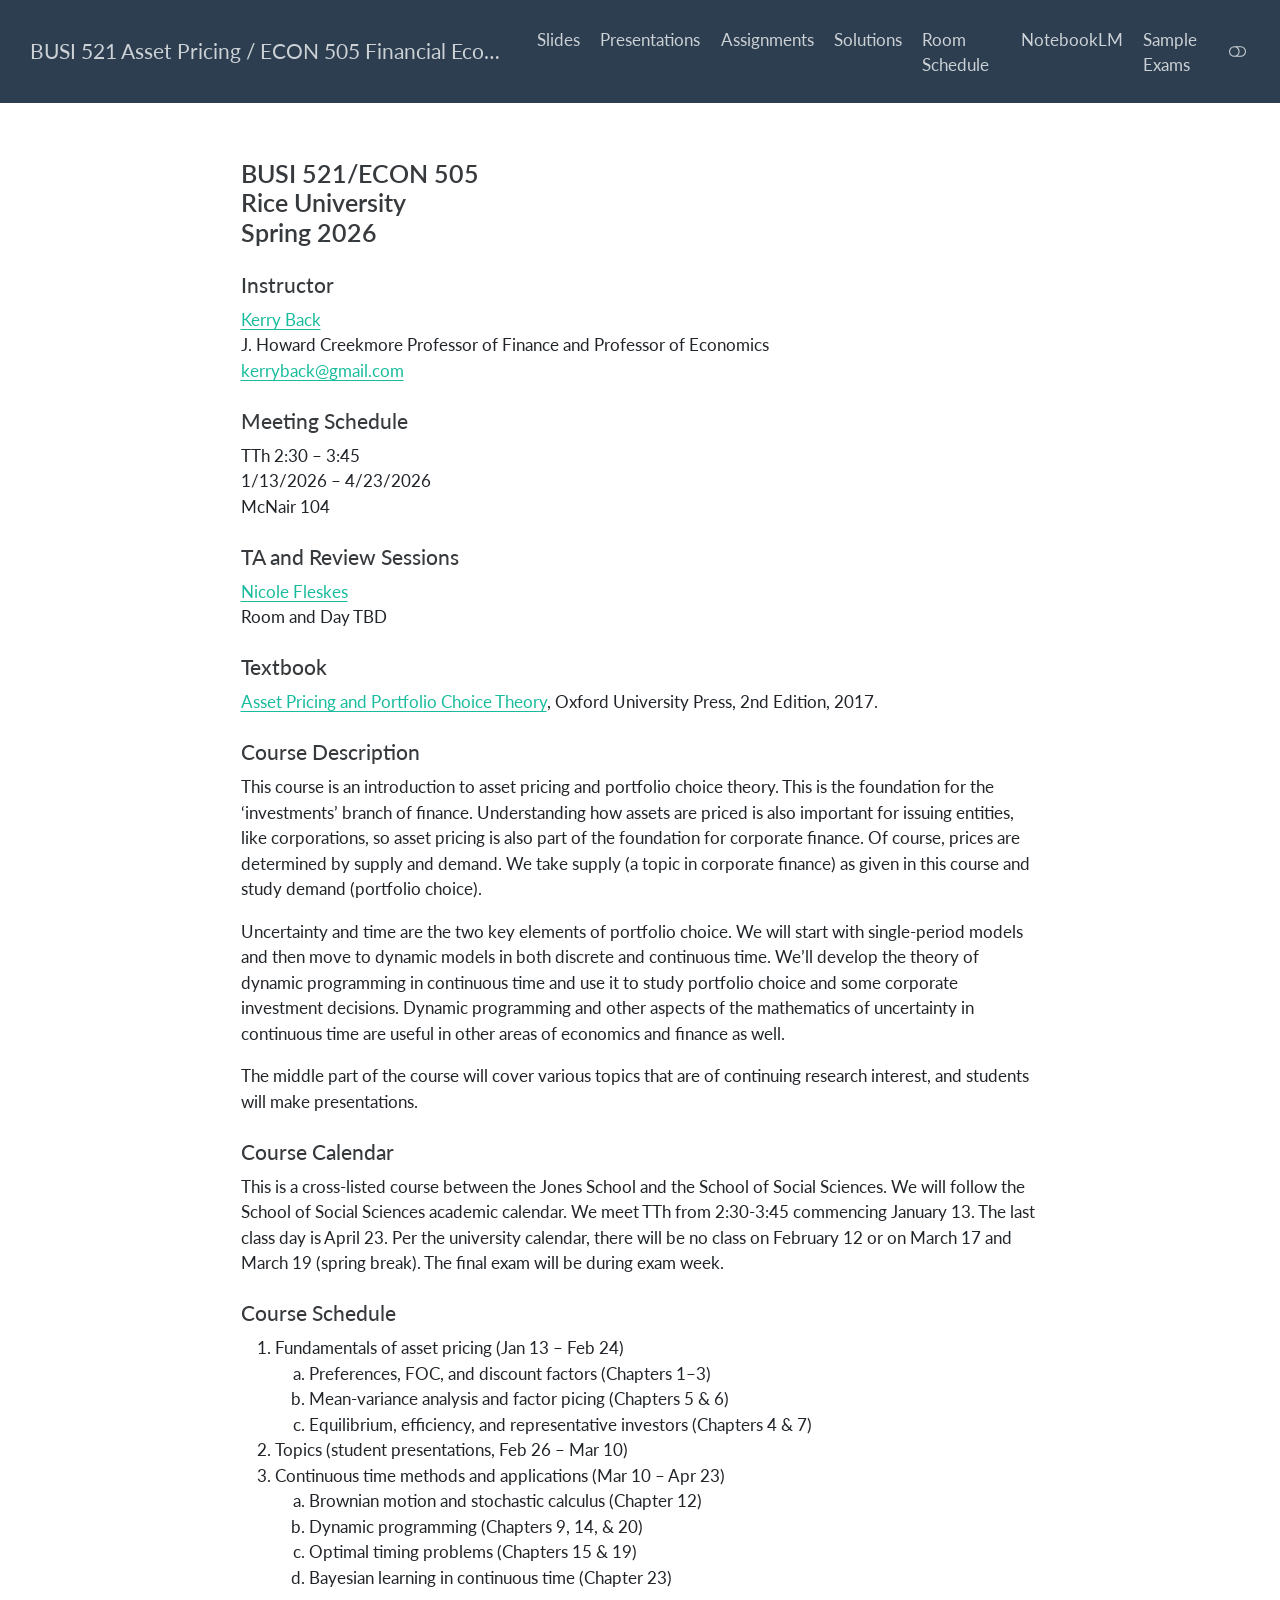
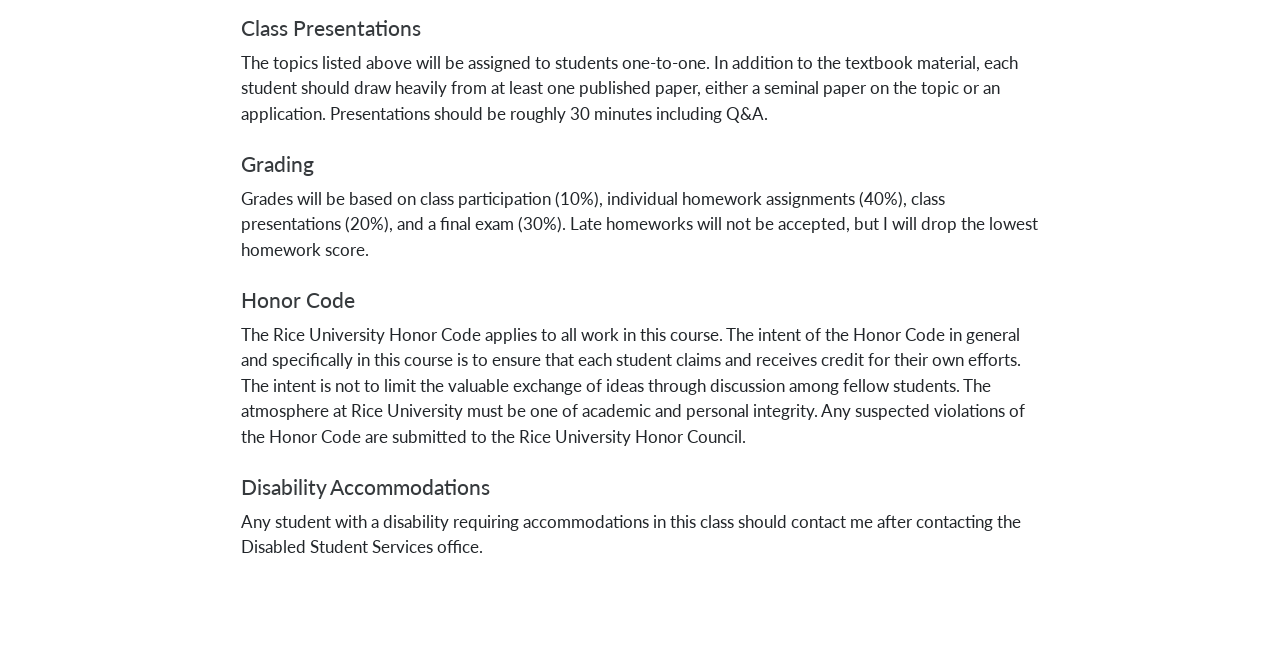
<file: docs/index.html>
<!DOCTYPE html>
<html xmlns="http://www.w3.org/1999/xhtml" lang="en" xml:lang="en"><head>

<meta charset="utf-8">
<meta name="generator" content="quarto-1.6.42">

<meta name="viewport" content="width=device-width, initial-scale=1.0, user-scalable=yes">


<title>index</title>
<style>
code{white-space: pre-wrap;}
span.smallcaps{font-variant: small-caps;}
div.columns{display: flex; gap: min(4vw, 1.5em);}
div.column{flex: auto; overflow-x: auto;}
div.hanging-indent{margin-left: 1.5em; text-indent: -1.5em;}
ul.task-list{list-style: none;}
ul.task-list li input[type="checkbox"] {
  width: 0.8em;
  margin: 0 0.8em 0.2em -1em; /* quarto-specific, see https://github.com/quarto-dev/quarto-cli/issues/4556 */ 
  vertical-align: middle;
}
</style>


<script src="site_libs/quarto-nav/quarto-nav.js"></script>
<script src="site_libs/quarto-nav/headroom.min.js"></script>
<script src="site_libs/clipboard/clipboard.min.js"></script>
<script src="site_libs/quarto-html/quarto.js"></script>
<script src="site_libs/quarto-html/popper.min.js"></script>
<script src="site_libs/quarto-html/tippy.umd.min.js"></script>
<script src="site_libs/quarto-html/anchor.min.js"></script>
<link href="site_libs/quarto-html/tippy.css" rel="stylesheet">
<link href="site_libs/quarto-html/quarto-syntax-highlighting-2f5df379a58b258e96c21c0638c20c03.css" rel="stylesheet" class="quarto-color-scheme" id="quarto-text-highlighting-styles">
<link href="site_libs/quarto-html/quarto-syntax-highlighting-dark-b53751a350365c71b6c909e95f209ed1.css" rel="prefetch" class="quarto-color-scheme quarto-color-alternate" id="quarto-text-highlighting-styles">
<script src="site_libs/bootstrap/bootstrap.min.js"></script>
<link href="site_libs/bootstrap/bootstrap-icons.css" rel="stylesheet">
<link href="site_libs/bootstrap/bootstrap-f3c2ea88cadbcfb37ba28ffa2c97cfc1.min.css" rel="stylesheet" append-hash="true" class="quarto-color-scheme" id="quarto-bootstrap" data-mode="light">
<link href="site_libs/bootstrap/bootstrap-dark-175319157c5a1d45805a17fae5d1b6b1.min.css" rel="prefetch" append-hash="true" class="quarto-color-scheme quarto-color-alternate" id="quarto-bootstrap" data-mode="dark">
<script id="quarto-search-options" type="application/json">{
  "language": {
    "search-no-results-text": "No results",
    "search-matching-documents-text": "matching documents",
    "search-copy-link-title": "Copy link to search",
    "search-hide-matches-text": "Hide additional matches",
    "search-more-match-text": "more match in this document",
    "search-more-matches-text": "more matches in this document",
    "search-clear-button-title": "Clear",
    "search-text-placeholder": "",
    "search-detached-cancel-button-title": "Cancel",
    "search-submit-button-title": "Submit",
    "search-label": "Search"
  }
}</script>


</head>

<body class="nav-fixed fullcontent">

<div id="quarto-search-results"></div>
  <header id="quarto-header" class="headroom fixed-top">
    <nav class="navbar navbar-expand-lg " data-bs-theme="dark">
      <div class="navbar-container container-fluid">
      <div class="navbar-brand-container mx-auto">
    <a class="navbar-brand" href="./index.html">
    <span class="navbar-title">BUSI 521 Asset Pricing / ECON 505 Financial Economics I</span>
    </a>
  </div>
          <button class="navbar-toggler" type="button" data-bs-toggle="collapse" data-bs-target="#navbarCollapse" aria-controls="navbarCollapse" role="menu" aria-expanded="false" aria-label="Toggle navigation" onclick="if (window.quartoToggleHeadroom) { window.quartoToggleHeadroom(); }">
  <span class="navbar-toggler-icon"></span>
</button>
          <div class="collapse navbar-collapse" id="navbarCollapse">
            <ul class="navbar-nav navbar-nav-scroll ms-auto">
  <li class="nav-item">
    <a class="nav-link" href="./slides.html"> 
<span class="menu-text">Slides</span></a>
  </li>  
  <li class="nav-item">
    <a class="nav-link" href="./presentations.html"> 
<span class="menu-text">Presentations</span></a>
  </li>  
  <li class="nav-item">
    <a class="nav-link" href="./assignments.html"> 
<span class="menu-text">Assignments</span></a>
  </li>  
  <li class="nav-item">
    <a class="nav-link" href="./solutions.html"> 
<span class="menu-text">Solutions</span></a>
  </li>  
  <li class="nav-item">
    <a class="nav-link" href="./room_schedule.pdf"> 
<span class="menu-text">Room Schedule</span></a>
  </li>  
  <li class="nav-item">
    <a class="nav-link" href="https://notebooklm.google.com/notebook/5ebfd59c-0deb-46da-a80a-85c66ea683b6"> 
<span class="menu-text">NotebookLM</span></a>
  </li>  
  <li class="nav-item">
    <a class="nav-link" href="./exam_questions.html"> 
<span class="menu-text">Sample Exams</span></a>
  </li>  
</ul>
          </div> <!-- /navcollapse -->
            <div class="quarto-navbar-tools">
  <a href="" class="quarto-color-scheme-toggle quarto-navigation-tool  px-1" onclick="window.quartoToggleColorScheme(); return false;" title="Toggle dark mode"><i class="bi"></i></a>
</div>
      </div> <!-- /container-fluid -->
    </nav>
</header>
<!-- content -->
<div id="quarto-content" class="quarto-container page-columns page-rows-contents page-layout-article page-navbar">
<!-- sidebar -->
<!-- margin-sidebar -->
    
<!-- main -->
<main class="content" id="quarto-document-content"><header id="title-block-header" class="quarto-title-block"></header>




<section id="busi-521econ-505-rice-university-spring-2026" class="level3">
<h3 class="anchored" data-anchor-id="busi-521econ-505-rice-university-spring-2026">BUSI 521/ECON 505<br>Rice University<br>Spring 2026</h3>
<section id="instructor" class="level4">
<h4 class="anchored" data-anchor-id="instructor">Instructor</h4>
<p><a href="http://kerryback.com">Kerry Back</a> <br> J. Howard Creekmore Professor of Finance and Professor of Economics<br> <a href="mailto:kerryback@gmail.com">kerryback@gmail.com</a></p>
</section>
<section id="meeting-schedule" class="level4">
<h4 class="anchored" data-anchor-id="meeting-schedule">Meeting Schedule</h4>
<p>TTh 2:30 – 3:45<br> 1/13/2026 – 4/23/2026<br> McNair 104</p>
</section>
<section id="ta-and-review-sessions" class="level4">
<h4 class="anchored" data-anchor-id="ta-and-review-sessions">TA and Review Sessions</h4>
<p><a href="mailto:nkf1@rice.edu">Nicole Fleskes</a><br> Room and Day TBD</p>
</section>
<section id="textbook" class="level4">
<h4 class="anchored" data-anchor-id="textbook">Textbook</h4>
<p><a href="https://www.amazon.com/Portfolio-Financial-Management-Association-Synthesis/product-reviews/0190241144/ref=cm_cr_dp_d_show_all_btm?ie=UTF8&amp;reviewerType=all_reviews">Asset Pricing and Portfolio Choice Theory</a>, Oxford University Press, 2nd Edition, 2017.</p>
</section>
<section id="course-description" class="level4">
<h4 class="anchored" data-anchor-id="course-description">Course Description</h4>
<p>This course is an introduction to asset pricing and portfolio choice theory. This is the foundation for the ‘investments’ branch of finance. Understanding how assets are priced is also important for issuing entities, like corporations, so asset pricing is also part of the foundation for corporate finance. Of course, prices are determined by supply and demand. We take supply (a topic in corporate finance) as given in this course and study demand (portfolio choice).</p>
<p>Uncertainty and time are the two key elements of portfolio choice. We will start with single-period models and then move to dynamic models in both discrete and continuous time. We’ll develop the theory of dynamic programming in continuous time and use it to study portfolio choice and some corporate investment decisions. Dynamic programming and other aspects of the mathematics of uncertainty in continuous time are useful in other areas of economics and finance as well.</p>
<p>The middle part of the course will cover various topics that are of continuing research interest, and students will make presentations.</p>
</section>
<section id="course-calendar" class="level4">
<h4 class="anchored" data-anchor-id="course-calendar">Course Calendar</h4>
<p>This is a cross-listed course between the Jones School and the School of Social Sciences. We will follow the School of Social Sciences academic calendar. We meet TTh from 2:30-3:45 commencing January 13. The last class day is April 23. Per the university calendar, there will be no class on February 12 or on March 17 and March 19 (spring break). The final exam will be during exam week.</p>
</section>
<section id="course-schedule" class="level4">
<h4 class="anchored" data-anchor-id="course-schedule">Course Schedule</h4>
<ol type="1">
<li>Fundamentals of asset pricing (Jan 13 – Feb 24)
<ol type="a">
<li>Preferences, FOC, and discount factors (Chapters 1–3)</li>
<li>Mean-variance analysis and factor picing (Chapters 5 &amp; 6)</li>
<li>Equilibrium, efficiency, and representative investors (Chapters 4 &amp; 7)</li>
</ol></li>
<li>Topics (student presentations, Feb 26 – Mar 10)</li>
<li>Continuous time methods and applications (Mar 10 – Apr 23)
<ol type="a">
<li>Brownian motion and stochastic calculus (Chapter 12)</li>
<li>Dynamic programming (Chapters 9, 14, &amp; 20)</li>
<li>Optimal timing problems (Chapters 15 &amp; 19)</li>
<li>Bayesian learning in continuous time (Chapter 23)</li>
</ol></li>
</ol>
</section>
<section id="class-presentations" class="level4">
<h4 class="anchored" data-anchor-id="class-presentations">Class Presentations</h4>
<p>The topics listed above will be assigned to students one-to-one. In addition to the textbook material, each student should draw heavily from at least one published paper, either a seminal paper on the topic or an application. Presentations should be roughly 30 minutes including Q&amp;A.</p>
</section>
<section id="grading" class="level4">
<h4 class="anchored" data-anchor-id="grading">Grading</h4>
<p>Grades will be based on class participation (10%), individual homework assignments (40%), class presentations (20%), and a final exam (30%). Late homeworks will not be accepted, but I will drop the lowest homework score.</p>
</section>
<section id="honor-code" class="level4">
<h4 class="anchored" data-anchor-id="honor-code">Honor Code</h4>
<p>The Rice University Honor Code applies to all work in this course. The intent of the Honor Code in general and specifically in this course is to ensure that each student claims and receives credit for their own efforts. The intent is not to limit the valuable exchange of ideas through discussion among fellow students. The atmosphere at Rice University must be one of academic and personal integrity. Any suspected violations of the Honor Code are submitted to the Rice University Honor Council.</p>
</section>
<section id="disability-accommodations" class="level4">
<h4 class="anchored" data-anchor-id="disability-accommodations">Disability Accommodations</h4>
<p>Any student with a disability requiring accommodations in this class should contact me after contacting the Disabled Student Services office.</p>


</section>
</section>

</main> <!-- /main -->
<script id="quarto-html-after-body" type="application/javascript">
window.document.addEventListener("DOMContentLoaded", function (event) {
  const toggleBodyColorMode = (bsSheetEl) => {
    const mode = bsSheetEl.getAttribute("data-mode");
    const bodyEl = window.document.querySelector("body");
    if (mode === "dark") {
      bodyEl.classList.add("quarto-dark");
      bodyEl.classList.remove("quarto-light");
    } else {
      bodyEl.classList.add("quarto-light");
      bodyEl.classList.remove("quarto-dark");
    }
  }
  const toggleBodyColorPrimary = () => {
    const bsSheetEl = window.document.querySelector("link#quarto-bootstrap");
    if (bsSheetEl) {
      toggleBodyColorMode(bsSheetEl);
    }
  }
  toggleBodyColorPrimary();  
  const disableStylesheet = (stylesheets) => {
    for (let i=0; i < stylesheets.length; i++) {
      const stylesheet = stylesheets[i];
      stylesheet.rel = 'prefetch';
    }
  }
  const enableStylesheet = (stylesheets) => {
    for (let i=0; i < stylesheets.length; i++) {
      const stylesheet = stylesheets[i];
      stylesheet.rel = 'stylesheet';
    }
  }
  const manageTransitions = (selector, allowTransitions) => {
    const els = window.document.querySelectorAll(selector);
    for (let i=0; i < els.length; i++) {
      const el = els[i];
      if (allowTransitions) {
        el.classList.remove('notransition');
      } else {
        el.classList.add('notransition');
      }
    }
  }
  const toggleGiscusIfUsed = (isAlternate, darkModeDefault) => {
    const baseTheme = document.querySelector('#giscus-base-theme')?.value ?? 'light';
    const alternateTheme = document.querySelector('#giscus-alt-theme')?.value ?? 'dark';
    let newTheme = '';
    if(darkModeDefault) {
      newTheme = isAlternate ? baseTheme : alternateTheme;
    } else {
      newTheme = isAlternate ? alternateTheme : baseTheme;
    }
    const changeGiscusTheme = () => {
      // From: https://github.com/giscus/giscus/issues/336
      const sendMessage = (message) => {
        const iframe = document.querySelector('iframe.giscus-frame');
        if (!iframe) return;
        iframe.contentWindow.postMessage({ giscus: message }, 'https://giscus.app');
      }
      sendMessage({
        setConfig: {
          theme: newTheme
        }
      });
    }
    const isGiscussLoaded = window.document.querySelector('iframe.giscus-frame') !== null;
    if (isGiscussLoaded) {
      changeGiscusTheme();
    }
  }
  const toggleColorMode = (alternate) => {
    // Switch the stylesheets
    const alternateStylesheets = window.document.querySelectorAll('link.quarto-color-scheme.quarto-color-alternate');
    manageTransitions('#quarto-margin-sidebar .nav-link', false);
    if (alternate) {
      enableStylesheet(alternateStylesheets);
      for (const sheetNode of alternateStylesheets) {
        if (sheetNode.id === "quarto-bootstrap") {
          toggleBodyColorMode(sheetNode);
        }
      }
    } else {
      disableStylesheet(alternateStylesheets);
      toggleBodyColorPrimary();
    }
    manageTransitions('#quarto-margin-sidebar .nav-link', true);
    // Switch the toggles
    const toggles = window.document.querySelectorAll('.quarto-color-scheme-toggle');
    for (let i=0; i < toggles.length; i++) {
      const toggle = toggles[i];
      if (toggle) {
        if (alternate) {
          toggle.classList.add("alternate");     
        } else {
          toggle.classList.remove("alternate");
        }
      }
    }
    // Hack to workaround the fact that safari doesn't
    // properly recolor the scrollbar when toggling (#1455)
    if (navigator.userAgent.indexOf('Safari') > 0 && navigator.userAgent.indexOf('Chrome') == -1) {
      manageTransitions("body", false);
      window.scrollTo(0, 1);
      setTimeout(() => {
        window.scrollTo(0, 0);
        manageTransitions("body", true);
      }, 40);  
    }
  }
  const isFileUrl = () => { 
    return window.location.protocol === 'file:';
  }
  const hasAlternateSentinel = () => {  
    let styleSentinel = getColorSchemeSentinel();
    if (styleSentinel !== null) {
      return styleSentinel === "alternate";
    } else {
      return false;
    }
  }
  const setStyleSentinel = (alternate) => {
    const value = alternate ? "alternate" : "default";
    if (!isFileUrl()) {
      window.localStorage.setItem("quarto-color-scheme", value);
    } else {
      localAlternateSentinel = value;
    }
  }
  const getColorSchemeSentinel = () => {
    if (!isFileUrl()) {
      const storageValue = window.localStorage.getItem("quarto-color-scheme");
      return storageValue != null ? storageValue : localAlternateSentinel;
    } else {
      return localAlternateSentinel;
    }
  }
  const darkModeDefault = false;
  let localAlternateSentinel = darkModeDefault ? 'alternate' : 'default';
  // Dark / light mode switch
  window.quartoToggleColorScheme = () => {
    // Read the current dark / light value 
    let toAlternate = !hasAlternateSentinel();
    toggleColorMode(toAlternate);
    setStyleSentinel(toAlternate);
    toggleGiscusIfUsed(toAlternate, darkModeDefault);
  };
  // Ensure there is a toggle, if there isn't float one in the top right
  if (window.document.querySelector('.quarto-color-scheme-toggle') === null) {
    const a = window.document.createElement('a');
    a.classList.add('top-right');
    a.classList.add('quarto-color-scheme-toggle');
    a.href = "";
    a.onclick = function() { try { window.quartoToggleColorScheme(); } catch {} return false; };
    const i = window.document.createElement("i");
    i.classList.add('bi');
    a.appendChild(i);
    window.document.body.appendChild(a);
  }
  // Switch to dark mode if need be
  if (hasAlternateSentinel()) {
    toggleColorMode(true);
  } else {
    toggleColorMode(false);
  }
  const icon = "";
  const anchorJS = new window.AnchorJS();
  anchorJS.options = {
    placement: 'right',
    icon: icon
  };
  anchorJS.add('.anchored');
  const isCodeAnnotation = (el) => {
    for (const clz of el.classList) {
      if (clz.startsWith('code-annotation-')) {                     
        return true;
      }
    }
    return false;
  }
  const onCopySuccess = function(e) {
    // button target
    const button = e.trigger;
    // don't keep focus
    button.blur();
    // flash "checked"
    button.classList.add('code-copy-button-checked');
    var currentTitle = button.getAttribute("title");
    button.setAttribute("title", "Copied!");
    let tooltip;
    if (window.bootstrap) {
      button.setAttribute("data-bs-toggle", "tooltip");
      button.setAttribute("data-bs-placement", "left");
      button.setAttribute("data-bs-title", "Copied!");
      tooltip = new bootstrap.Tooltip(button, 
        { trigger: "manual", 
          customClass: "code-copy-button-tooltip",
          offset: [0, -8]});
      tooltip.show();    
    }
    setTimeout(function() {
      if (tooltip) {
        tooltip.hide();
        button.removeAttribute("data-bs-title");
        button.removeAttribute("data-bs-toggle");
        button.removeAttribute("data-bs-placement");
      }
      button.setAttribute("title", currentTitle);
      button.classList.remove('code-copy-button-checked');
    }, 1000);
    // clear code selection
    e.clearSelection();
  }
  const getTextToCopy = function(trigger) {
      const codeEl = trigger.previousElementSibling.cloneNode(true);
      for (const childEl of codeEl.children) {
        if (isCodeAnnotation(childEl)) {
          childEl.remove();
        }
      }
      return codeEl.innerText;
  }
  const clipboard = new window.ClipboardJS('.code-copy-button:not([data-in-quarto-modal])', {
    text: getTextToCopy
  });
  clipboard.on('success', onCopySuccess);
  if (window.document.getElementById('quarto-embedded-source-code-modal')) {
    const clipboardModal = new window.ClipboardJS('.code-copy-button[data-in-quarto-modal]', {
      text: getTextToCopy,
      container: window.document.getElementById('quarto-embedded-source-code-modal')
    });
    clipboardModal.on('success', onCopySuccess);
  }
    var localhostRegex = new RegExp(/^(?:http|https):\/\/localhost\:?[0-9]*\//);
    var mailtoRegex = new RegExp(/^mailto:/);
      var filterRegex = new RegExp('/' + window.location.host + '/');
    var isInternal = (href) => {
        return filterRegex.test(href) || localhostRegex.test(href) || mailtoRegex.test(href);
    }
    // Inspect non-navigation links and adorn them if external
 	var links = window.document.querySelectorAll('a[href]:not(.nav-link):not(.navbar-brand):not(.toc-action):not(.sidebar-link):not(.sidebar-item-toggle):not(.pagination-link):not(.no-external):not([aria-hidden]):not(.dropdown-item):not(.quarto-navigation-tool):not(.about-link)');
    for (var i=0; i<links.length; i++) {
      const link = links[i];
      if (!isInternal(link.href)) {
        // undo the damage that might have been done by quarto-nav.js in the case of
        // links that we want to consider external
        if (link.dataset.originalHref !== undefined) {
          link.href = link.dataset.originalHref;
        }
          // target, if specified
          link.setAttribute("target", "_blank");
          if (link.getAttribute("rel") === null) {
            link.setAttribute("rel", "noopener");
          }
      }
    }
  function tippyHover(el, contentFn, onTriggerFn, onUntriggerFn) {
    const config = {
      allowHTML: true,
      maxWidth: 500,
      delay: 100,
      arrow: false,
      appendTo: function(el) {
          return el.parentElement;
      },
      interactive: true,
      interactiveBorder: 10,
      theme: 'quarto',
      placement: 'bottom-start',
    };
    if (contentFn) {
      config.content = contentFn;
    }
    if (onTriggerFn) {
      config.onTrigger = onTriggerFn;
    }
    if (onUntriggerFn) {
      config.onUntrigger = onUntriggerFn;
    }
    window.tippy(el, config); 
  }
  const noterefs = window.document.querySelectorAll('a[role="doc-noteref"]');
  for (var i=0; i<noterefs.length; i++) {
    const ref = noterefs[i];
    tippyHover(ref, function() {
      // use id or data attribute instead here
      let href = ref.getAttribute('data-footnote-href') || ref.getAttribute('href');
      try { href = new URL(href).hash; } catch {}
      const id = href.replace(/^#\/?/, "");
      const note = window.document.getElementById(id);
      if (note) {
        return note.innerHTML;
      } else {
        return "";
      }
    });
  }
  const xrefs = window.document.querySelectorAll('a.quarto-xref');
  const processXRef = (id, note) => {
    // Strip column container classes
    const stripColumnClz = (el) => {
      el.classList.remove("page-full", "page-columns");
      if (el.children) {
        for (const child of el.children) {
          stripColumnClz(child);
        }
      }
    }
    stripColumnClz(note)
    if (id === null || id.startsWith('sec-')) {
      // Special case sections, only their first couple elements
      const container = document.createElement("div");
      if (note.children && note.children.length > 2) {
        container.appendChild(note.children[0].cloneNode(true));
        for (let i = 1; i < note.children.length; i++) {
          const child = note.children[i];
          if (child.tagName === "P" && child.innerText === "") {
            continue;
          } else {
            container.appendChild(child.cloneNode(true));
            break;
          }
        }
        if (window.Quarto?.typesetMath) {
          window.Quarto.typesetMath(container);
        }
        return container.innerHTML
      } else {
        if (window.Quarto?.typesetMath) {
          window.Quarto.typesetMath(note);
        }
        return note.innerHTML;
      }
    } else {
      // Remove any anchor links if they are present
      const anchorLink = note.querySelector('a.anchorjs-link');
      if (anchorLink) {
        anchorLink.remove();
      }
      if (window.Quarto?.typesetMath) {
        window.Quarto.typesetMath(note);
      }
      if (note.classList.contains("callout")) {
        return note.outerHTML;
      } else {
        return note.innerHTML;
      }
    }
  }
  for (var i=0; i<xrefs.length; i++) {
    const xref = xrefs[i];
    tippyHover(xref, undefined, function(instance) {
      instance.disable();
      let url = xref.getAttribute('href');
      let hash = undefined; 
      if (url.startsWith('#')) {
        hash = url;
      } else {
        try { hash = new URL(url).hash; } catch {}
      }
      if (hash) {
        const id = hash.replace(/^#\/?/, "");
        const note = window.document.getElementById(id);
        if (note !== null) {
          try {
            const html = processXRef(id, note.cloneNode(true));
            instance.setContent(html);
          } finally {
            instance.enable();
            instance.show();
          }
        } else {
          // See if we can fetch this
          fetch(url.split('#')[0])
          .then(res => res.text())
          .then(html => {
            const parser = new DOMParser();
            const htmlDoc = parser.parseFromString(html, "text/html");
            const note = htmlDoc.getElementById(id);
            if (note !== null) {
              const html = processXRef(id, note);
              instance.setContent(html);
            } 
          }).finally(() => {
            instance.enable();
            instance.show();
          });
        }
      } else {
        // See if we can fetch a full url (with no hash to target)
        // This is a special case and we should probably do some content thinning / targeting
        fetch(url)
        .then(res => res.text())
        .then(html => {
          const parser = new DOMParser();
          const htmlDoc = parser.parseFromString(html, "text/html");
          const note = htmlDoc.querySelector('main.content');
          if (note !== null) {
            // This should only happen for chapter cross references
            // (since there is no id in the URL)
            // remove the first header
            if (note.children.length > 0 && note.children[0].tagName === "HEADER") {
              note.children[0].remove();
            }
            const html = processXRef(null, note);
            instance.setContent(html);
          } 
        }).finally(() => {
          instance.enable();
          instance.show();
        });
      }
    }, function(instance) {
    });
  }
      let selectedAnnoteEl;
      const selectorForAnnotation = ( cell, annotation) => {
        let cellAttr = 'data-code-cell="' + cell + '"';
        let lineAttr = 'data-code-annotation="' +  annotation + '"';
        const selector = 'span[' + cellAttr + '][' + lineAttr + ']';
        return selector;
      }
      const selectCodeLines = (annoteEl) => {
        const doc = window.document;
        const targetCell = annoteEl.getAttribute("data-target-cell");
        const targetAnnotation = annoteEl.getAttribute("data-target-annotation");
        const annoteSpan = window.document.querySelector(selectorForAnnotation(targetCell, targetAnnotation));
        const lines = annoteSpan.getAttribute("data-code-lines").split(",");
        const lineIds = lines.map((line) => {
          return targetCell + "-" + line;
        })
        let top = null;
        let height = null;
        let parent = null;
        if (lineIds.length > 0) {
            //compute the position of the single el (top and bottom and make a div)
            const el = window.document.getElementById(lineIds[0]);
            top = el.offsetTop;
            height = el.offsetHeight;
            parent = el.parentElement.parentElement;
          if (lineIds.length > 1) {
            const lastEl = window.document.getElementById(lineIds[lineIds.length - 1]);
            const bottom = lastEl.offsetTop + lastEl.offsetHeight;
            height = bottom - top;
          }
          if (top !== null && height !== null && parent !== null) {
            // cook up a div (if necessary) and position it 
            let div = window.document.getElementById("code-annotation-line-highlight");
            if (div === null) {
              div = window.document.createElement("div");
              div.setAttribute("id", "code-annotation-line-highlight");
              div.style.position = 'absolute';
              parent.appendChild(div);
            }
            div.style.top = top - 2 + "px";
            div.style.height = height + 4 + "px";
            div.style.left = 0;
            let gutterDiv = window.document.getElementById("code-annotation-line-highlight-gutter");
            if (gutterDiv === null) {
              gutterDiv = window.document.createElement("div");
              gutterDiv.setAttribute("id", "code-annotation-line-highlight-gutter");
              gutterDiv.style.position = 'absolute';
              const codeCell = window.document.getElementById(targetCell);
              const gutter = codeCell.querySelector('.code-annotation-gutter');
              gutter.appendChild(gutterDiv);
            }
            gutterDiv.style.top = top - 2 + "px";
            gutterDiv.style.height = height + 4 + "px";
          }
          selectedAnnoteEl = annoteEl;
        }
      };
      const unselectCodeLines = () => {
        const elementsIds = ["code-annotation-line-highlight", "code-annotation-line-highlight-gutter"];
        elementsIds.forEach((elId) => {
          const div = window.document.getElementById(elId);
          if (div) {
            div.remove();
          }
        });
        selectedAnnoteEl = undefined;
      };
        // Handle positioning of the toggle
    window.addEventListener(
      "resize",
      throttle(() => {
        elRect = undefined;
        if (selectedAnnoteEl) {
          selectCodeLines(selectedAnnoteEl);
        }
      }, 10)
    );
    function throttle(fn, ms) {
    let throttle = false;
    let timer;
      return (...args) => {
        if(!throttle) { // first call gets through
            fn.apply(this, args);
            throttle = true;
        } else { // all the others get throttled
            if(timer) clearTimeout(timer); // cancel #2
            timer = setTimeout(() => {
              fn.apply(this, args);
              timer = throttle = false;
            }, ms);
        }
      };
    }
      // Attach click handler to the DT
      const annoteDls = window.document.querySelectorAll('dt[data-target-cell]');
      for (const annoteDlNode of annoteDls) {
        annoteDlNode.addEventListener('click', (event) => {
          const clickedEl = event.target;
          if (clickedEl !== selectedAnnoteEl) {
            unselectCodeLines();
            const activeEl = window.document.querySelector('dt[data-target-cell].code-annotation-active');
            if (activeEl) {
              activeEl.classList.remove('code-annotation-active');
            }
            selectCodeLines(clickedEl);
            clickedEl.classList.add('code-annotation-active');
          } else {
            // Unselect the line
            unselectCodeLines();
            clickedEl.classList.remove('code-annotation-active');
          }
        });
      }
  const findCites = (el) => {
    const parentEl = el.parentElement;
    if (parentEl) {
      const cites = parentEl.dataset.cites;
      if (cites) {
        return {
          el,
          cites: cites.split(' ')
        };
      } else {
        return findCites(el.parentElement)
      }
    } else {
      return undefined;
    }
  };
  var bibliorefs = window.document.querySelectorAll('a[role="doc-biblioref"]');
  for (var i=0; i<bibliorefs.length; i++) {
    const ref = bibliorefs[i];
    const citeInfo = findCites(ref);
    if (citeInfo) {
      tippyHover(citeInfo.el, function() {
        var popup = window.document.createElement('div');
        citeInfo.cites.forEach(function(cite) {
          var citeDiv = window.document.createElement('div');
          citeDiv.classList.add('hanging-indent');
          citeDiv.classList.add('csl-entry');
          var biblioDiv = window.document.getElementById('ref-' + cite);
          if (biblioDiv) {
            citeDiv.innerHTML = biblioDiv.innerHTML;
          }
          popup.appendChild(citeDiv);
        });
        return popup.innerHTML;
      });
    }
  }
});
</script>
</div> <!-- /content -->




</body></html>
</file>
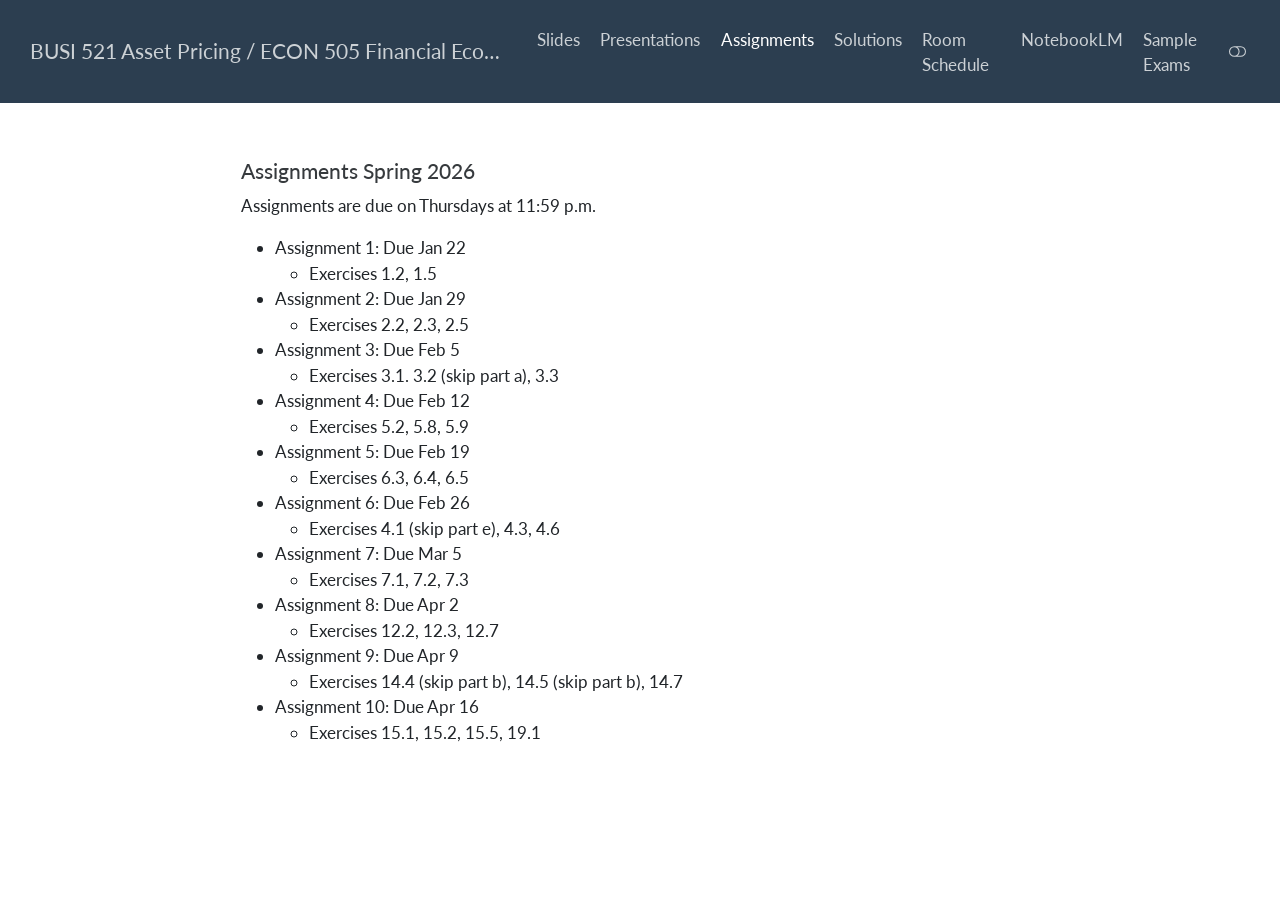
<file: docs/assignments.html>
<!DOCTYPE html>
<html xmlns="http://www.w3.org/1999/xhtml" lang="en" xml:lang="en"><head>

<meta charset="utf-8">
<meta name="generator" content="quarto-1.6.42">

<meta name="viewport" content="width=device-width, initial-scale=1.0, user-scalable=yes">


<title>assignments</title>
<style>
code{white-space: pre-wrap;}
span.smallcaps{font-variant: small-caps;}
div.columns{display: flex; gap: min(4vw, 1.5em);}
div.column{flex: auto; overflow-x: auto;}
div.hanging-indent{margin-left: 1.5em; text-indent: -1.5em;}
ul.task-list{list-style: none;}
ul.task-list li input[type="checkbox"] {
  width: 0.8em;
  margin: 0 0.8em 0.2em -1em; /* quarto-specific, see https://github.com/quarto-dev/quarto-cli/issues/4556 */ 
  vertical-align: middle;
}
</style>


<script src="site_libs/quarto-nav/quarto-nav.js"></script>
<script src="site_libs/quarto-nav/headroom.min.js"></script>
<script src="site_libs/clipboard/clipboard.min.js"></script>
<script src="site_libs/quarto-html/quarto.js"></script>
<script src="site_libs/quarto-html/popper.min.js"></script>
<script src="site_libs/quarto-html/tippy.umd.min.js"></script>
<script src="site_libs/quarto-html/anchor.min.js"></script>
<link href="site_libs/quarto-html/tippy.css" rel="stylesheet">
<link href="site_libs/quarto-html/quarto-syntax-highlighting-2f5df379a58b258e96c21c0638c20c03.css" rel="stylesheet" class="quarto-color-scheme" id="quarto-text-highlighting-styles">
<link href="site_libs/quarto-html/quarto-syntax-highlighting-dark-b53751a350365c71b6c909e95f209ed1.css" rel="prefetch" class="quarto-color-scheme quarto-color-alternate" id="quarto-text-highlighting-styles">
<script src="site_libs/bootstrap/bootstrap.min.js"></script>
<link href="site_libs/bootstrap/bootstrap-icons.css" rel="stylesheet">
<link href="site_libs/bootstrap/bootstrap-f3c2ea88cadbcfb37ba28ffa2c97cfc1.min.css" rel="stylesheet" append-hash="true" class="quarto-color-scheme" id="quarto-bootstrap" data-mode="light">
<link href="site_libs/bootstrap/bootstrap-dark-175319157c5a1d45805a17fae5d1b6b1.min.css" rel="prefetch" append-hash="true" class="quarto-color-scheme quarto-color-alternate" id="quarto-bootstrap" data-mode="dark">
<script id="quarto-search-options" type="application/json">{
  "language": {
    "search-no-results-text": "No results",
    "search-matching-documents-text": "matching documents",
    "search-copy-link-title": "Copy link to search",
    "search-hide-matches-text": "Hide additional matches",
    "search-more-match-text": "more match in this document",
    "search-more-matches-text": "more matches in this document",
    "search-clear-button-title": "Clear",
    "search-text-placeholder": "",
    "search-detached-cancel-button-title": "Cancel",
    "search-submit-button-title": "Submit",
    "search-label": "Search"
  }
}</script>


</head>

<body class="nav-fixed fullcontent">

<div id="quarto-search-results"></div>
  <header id="quarto-header" class="headroom fixed-top">
    <nav class="navbar navbar-expand-lg " data-bs-theme="dark">
      <div class="navbar-container container-fluid">
      <div class="navbar-brand-container mx-auto">
    <a class="navbar-brand" href="./index.html">
    <span class="navbar-title">BUSI 521 Asset Pricing / ECON 505 Financial Economics I</span>
    </a>
  </div>
          <button class="navbar-toggler" type="button" data-bs-toggle="collapse" data-bs-target="#navbarCollapse" aria-controls="navbarCollapse" role="menu" aria-expanded="false" aria-label="Toggle navigation" onclick="if (window.quartoToggleHeadroom) { window.quartoToggleHeadroom(); }">
  <span class="navbar-toggler-icon"></span>
</button>
          <div class="collapse navbar-collapse" id="navbarCollapse">
            <ul class="navbar-nav navbar-nav-scroll ms-auto">
  <li class="nav-item">
    <a class="nav-link" href="./slides.html"> 
<span class="menu-text">Slides</span></a>
  </li>  
  <li class="nav-item">
    <a class="nav-link" href="./presentations.html"> 
<span class="menu-text">Presentations</span></a>
  </li>  
  <li class="nav-item">
    <a class="nav-link active" href="./assignments.html" aria-current="page"> 
<span class="menu-text">Assignments</span></a>
  </li>  
  <li class="nav-item">
    <a class="nav-link" href="./solutions.html"> 
<span class="menu-text">Solutions</span></a>
  </li>  
  <li class="nav-item">
    <a class="nav-link" href="./room_schedule.pdf"> 
<span class="menu-text">Room Schedule</span></a>
  </li>  
  <li class="nav-item">
    <a class="nav-link" href="https://notebooklm.google.com/notebook/5ebfd59c-0deb-46da-a80a-85c66ea683b6"> 
<span class="menu-text">NotebookLM</span></a>
  </li>  
  <li class="nav-item">
    <a class="nav-link" href="./exam_questions.html"> 
<span class="menu-text">Sample Exams</span></a>
  </li>  
</ul>
          </div> <!-- /navcollapse -->
            <div class="quarto-navbar-tools">
  <a href="" class="quarto-color-scheme-toggle quarto-navigation-tool  px-1" onclick="window.quartoToggleColorScheme(); return false;" title="Toggle dark mode"><i class="bi"></i></a>
</div>
      </div> <!-- /container-fluid -->
    </nav>
</header>
<!-- content -->
<div id="quarto-content" class="quarto-container page-columns page-rows-contents page-layout-article page-navbar">
<!-- sidebar -->
<!-- margin-sidebar -->
    
<!-- main -->
<main class="content" id="quarto-document-content"><header id="title-block-header" class="quarto-title-block"></header>




<section id="assignments-spring-2026" class="level4">
<h4 class="anchored" data-anchor-id="assignments-spring-2026">Assignments Spring 2026</h4>
<p>Assignments are due on Thursdays at 11:59 p.m.</p>
<ul>
<li>Assignment 1: Due Jan 22
<ul>
<li>Exercises 1.2, 1.5</li>
</ul></li>
<li>Assignment 2: Due Jan 29
<ul>
<li>Exercises 2.2, 2.3, 2.5</li>
</ul></li>
<li>Assignment 3: Due Feb 5
<ul>
<li>Exercises 3.1. 3.2 (skip part a), 3.3</li>
</ul></li>
<li>Assignment 4: Due Feb 12
<ul>
<li>Exercises 5.2, 5.8, 5.9</li>
</ul></li>
<li>Assignment 5: Due Feb 19
<ul>
<li>Exercises 6.3, 6.4, 6.5</li>
</ul></li>
<li>Assignment 6: Due Feb 26
<ul>
<li>Exercises 4.1 (skip part e), 4.3, 4.6</li>
</ul></li>
<li>Assignment 7: Due Mar 5
<ul>
<li>Exercises 7.1, 7.2, 7.3</li>
</ul></li>
<li>Assignment 8: Due Apr 2
<ul>
<li>Exercises 12.2, 12.3, 12.7</li>
</ul></li>
<li>Assignment 9: Due Apr 9
<ul>
<li>Exercises 14.4 (skip part b), 14.5 (skip part b), 14.7</li>
</ul></li>
<li>Assignment 10: Due Apr 16
<ul>
<li>Exercises 15.1, 15.2, 15.5, 19.1</li>
</ul></li>
</ul>


</section>

</main> <!-- /main -->
<script id="quarto-html-after-body" type="application/javascript">
window.document.addEventListener("DOMContentLoaded", function (event) {
  const toggleBodyColorMode = (bsSheetEl) => {
    const mode = bsSheetEl.getAttribute("data-mode");
    const bodyEl = window.document.querySelector("body");
    if (mode === "dark") {
      bodyEl.classList.add("quarto-dark");
      bodyEl.classList.remove("quarto-light");
    } else {
      bodyEl.classList.add("quarto-light");
      bodyEl.classList.remove("quarto-dark");
    }
  }
  const toggleBodyColorPrimary = () => {
    const bsSheetEl = window.document.querySelector("link#quarto-bootstrap");
    if (bsSheetEl) {
      toggleBodyColorMode(bsSheetEl);
    }
  }
  toggleBodyColorPrimary();  
  const disableStylesheet = (stylesheets) => {
    for (let i=0; i < stylesheets.length; i++) {
      const stylesheet = stylesheets[i];
      stylesheet.rel = 'prefetch';
    }
  }
  const enableStylesheet = (stylesheets) => {
    for (let i=0; i < stylesheets.length; i++) {
      const stylesheet = stylesheets[i];
      stylesheet.rel = 'stylesheet';
    }
  }
  const manageTransitions = (selector, allowTransitions) => {
    const els = window.document.querySelectorAll(selector);
    for (let i=0; i < els.length; i++) {
      const el = els[i];
      if (allowTransitions) {
        el.classList.remove('notransition');
      } else {
        el.classList.add('notransition');
      }
    }
  }
  const toggleGiscusIfUsed = (isAlternate, darkModeDefault) => {
    const baseTheme = document.querySelector('#giscus-base-theme')?.value ?? 'light';
    const alternateTheme = document.querySelector('#giscus-alt-theme')?.value ?? 'dark';
    let newTheme = '';
    if(darkModeDefault) {
      newTheme = isAlternate ? baseTheme : alternateTheme;
    } else {
      newTheme = isAlternate ? alternateTheme : baseTheme;
    }
    const changeGiscusTheme = () => {
      // From: https://github.com/giscus/giscus/issues/336
      const sendMessage = (message) => {
        const iframe = document.querySelector('iframe.giscus-frame');
        if (!iframe) return;
        iframe.contentWindow.postMessage({ giscus: message }, 'https://giscus.app');
      }
      sendMessage({
        setConfig: {
          theme: newTheme
        }
      });
    }
    const isGiscussLoaded = window.document.querySelector('iframe.giscus-frame') !== null;
    if (isGiscussLoaded) {
      changeGiscusTheme();
    }
  }
  const toggleColorMode = (alternate) => {
    // Switch the stylesheets
    const alternateStylesheets = window.document.querySelectorAll('link.quarto-color-scheme.quarto-color-alternate');
    manageTransitions('#quarto-margin-sidebar .nav-link', false);
    if (alternate) {
      enableStylesheet(alternateStylesheets);
      for (const sheetNode of alternateStylesheets) {
        if (sheetNode.id === "quarto-bootstrap") {
          toggleBodyColorMode(sheetNode);
        }
      }
    } else {
      disableStylesheet(alternateStylesheets);
      toggleBodyColorPrimary();
    }
    manageTransitions('#quarto-margin-sidebar .nav-link', true);
    // Switch the toggles
    const toggles = window.document.querySelectorAll('.quarto-color-scheme-toggle');
    for (let i=0; i < toggles.length; i++) {
      const toggle = toggles[i];
      if (toggle) {
        if (alternate) {
          toggle.classList.add("alternate");     
        } else {
          toggle.classList.remove("alternate");
        }
      }
    }
    // Hack to workaround the fact that safari doesn't
    // properly recolor the scrollbar when toggling (#1455)
    if (navigator.userAgent.indexOf('Safari') > 0 && navigator.userAgent.indexOf('Chrome') == -1) {
      manageTransitions("body", false);
      window.scrollTo(0, 1);
      setTimeout(() => {
        window.scrollTo(0, 0);
        manageTransitions("body", true);
      }, 40);  
    }
  }
  const isFileUrl = () => { 
    return window.location.protocol === 'file:';
  }
  const hasAlternateSentinel = () => {  
    let styleSentinel = getColorSchemeSentinel();
    if (styleSentinel !== null) {
      return styleSentinel === "alternate";
    } else {
      return false;
    }
  }
  const setStyleSentinel = (alternate) => {
    const value = alternate ? "alternate" : "default";
    if (!isFileUrl()) {
      window.localStorage.setItem("quarto-color-scheme", value);
    } else {
      localAlternateSentinel = value;
    }
  }
  const getColorSchemeSentinel = () => {
    if (!isFileUrl()) {
      const storageValue = window.localStorage.getItem("quarto-color-scheme");
      return storageValue != null ? storageValue : localAlternateSentinel;
    } else {
      return localAlternateSentinel;
    }
  }
  const darkModeDefault = false;
  let localAlternateSentinel = darkModeDefault ? 'alternate' : 'default';
  // Dark / light mode switch
  window.quartoToggleColorScheme = () => {
    // Read the current dark / light value 
    let toAlternate = !hasAlternateSentinel();
    toggleColorMode(toAlternate);
    setStyleSentinel(toAlternate);
    toggleGiscusIfUsed(toAlternate, darkModeDefault);
  };
  // Ensure there is a toggle, if there isn't float one in the top right
  if (window.document.querySelector('.quarto-color-scheme-toggle') === null) {
    const a = window.document.createElement('a');
    a.classList.add('top-right');
    a.classList.add('quarto-color-scheme-toggle');
    a.href = "";
    a.onclick = function() { try { window.quartoToggleColorScheme(); } catch {} return false; };
    const i = window.document.createElement("i");
    i.classList.add('bi');
    a.appendChild(i);
    window.document.body.appendChild(a);
  }
  // Switch to dark mode if need be
  if (hasAlternateSentinel()) {
    toggleColorMode(true);
  } else {
    toggleColorMode(false);
  }
  const icon = "";
  const anchorJS = new window.AnchorJS();
  anchorJS.options = {
    placement: 'right',
    icon: icon
  };
  anchorJS.add('.anchored');
  const isCodeAnnotation = (el) => {
    for (const clz of el.classList) {
      if (clz.startsWith('code-annotation-')) {                     
        return true;
      }
    }
    return false;
  }
  const onCopySuccess = function(e) {
    // button target
    const button = e.trigger;
    // don't keep focus
    button.blur();
    // flash "checked"
    button.classList.add('code-copy-button-checked');
    var currentTitle = button.getAttribute("title");
    button.setAttribute("title", "Copied!");
    let tooltip;
    if (window.bootstrap) {
      button.setAttribute("data-bs-toggle", "tooltip");
      button.setAttribute("data-bs-placement", "left");
      button.setAttribute("data-bs-title", "Copied!");
      tooltip = new bootstrap.Tooltip(button, 
        { trigger: "manual", 
          customClass: "code-copy-button-tooltip",
          offset: [0, -8]});
      tooltip.show();    
    }
    setTimeout(function() {
      if (tooltip) {
        tooltip.hide();
        button.removeAttribute("data-bs-title");
        button.removeAttribute("data-bs-toggle");
        button.removeAttribute("data-bs-placement");
      }
      button.setAttribute("title", currentTitle);
      button.classList.remove('code-copy-button-checked');
    }, 1000);
    // clear code selection
    e.clearSelection();
  }
  const getTextToCopy = function(trigger) {
      const codeEl = trigger.previousElementSibling.cloneNode(true);
      for (const childEl of codeEl.children) {
        if (isCodeAnnotation(childEl)) {
          childEl.remove();
        }
      }
      return codeEl.innerText;
  }
  const clipboard = new window.ClipboardJS('.code-copy-button:not([data-in-quarto-modal])', {
    text: getTextToCopy
  });
  clipboard.on('success', onCopySuccess);
  if (window.document.getElementById('quarto-embedded-source-code-modal')) {
    const clipboardModal = new window.ClipboardJS('.code-copy-button[data-in-quarto-modal]', {
      text: getTextToCopy,
      container: window.document.getElementById('quarto-embedded-source-code-modal')
    });
    clipboardModal.on('success', onCopySuccess);
  }
    var localhostRegex = new RegExp(/^(?:http|https):\/\/localhost\:?[0-9]*\//);
    var mailtoRegex = new RegExp(/^mailto:/);
      var filterRegex = new RegExp('/' + window.location.host + '/');
    var isInternal = (href) => {
        return filterRegex.test(href) || localhostRegex.test(href) || mailtoRegex.test(href);
    }
    // Inspect non-navigation links and adorn them if external
 	var links = window.document.querySelectorAll('a[href]:not(.nav-link):not(.navbar-brand):not(.toc-action):not(.sidebar-link):not(.sidebar-item-toggle):not(.pagination-link):not(.no-external):not([aria-hidden]):not(.dropdown-item):not(.quarto-navigation-tool):not(.about-link)');
    for (var i=0; i<links.length; i++) {
      const link = links[i];
      if (!isInternal(link.href)) {
        // undo the damage that might have been done by quarto-nav.js in the case of
        // links that we want to consider external
        if (link.dataset.originalHref !== undefined) {
          link.href = link.dataset.originalHref;
        }
          // target, if specified
          link.setAttribute("target", "_blank");
          if (link.getAttribute("rel") === null) {
            link.setAttribute("rel", "noopener");
          }
      }
    }
  function tippyHover(el, contentFn, onTriggerFn, onUntriggerFn) {
    const config = {
      allowHTML: true,
      maxWidth: 500,
      delay: 100,
      arrow: false,
      appendTo: function(el) {
          return el.parentElement;
      },
      interactive: true,
      interactiveBorder: 10,
      theme: 'quarto',
      placement: 'bottom-start',
    };
    if (contentFn) {
      config.content = contentFn;
    }
    if (onTriggerFn) {
      config.onTrigger = onTriggerFn;
    }
    if (onUntriggerFn) {
      config.onUntrigger = onUntriggerFn;
    }
    window.tippy(el, config); 
  }
  const noterefs = window.document.querySelectorAll('a[role="doc-noteref"]');
  for (var i=0; i<noterefs.length; i++) {
    const ref = noterefs[i];
    tippyHover(ref, function() {
      // use id or data attribute instead here
      let href = ref.getAttribute('data-footnote-href') || ref.getAttribute('href');
      try { href = new URL(href).hash; } catch {}
      const id = href.replace(/^#\/?/, "");
      const note = window.document.getElementById(id);
      if (note) {
        return note.innerHTML;
      } else {
        return "";
      }
    });
  }
  const xrefs = window.document.querySelectorAll('a.quarto-xref');
  const processXRef = (id, note) => {
    // Strip column container classes
    const stripColumnClz = (el) => {
      el.classList.remove("page-full", "page-columns");
      if (el.children) {
        for (const child of el.children) {
          stripColumnClz(child);
        }
      }
    }
    stripColumnClz(note)
    if (id === null || id.startsWith('sec-')) {
      // Special case sections, only their first couple elements
      const container = document.createElement("div");
      if (note.children && note.children.length > 2) {
        container.appendChild(note.children[0].cloneNode(true));
        for (let i = 1; i < note.children.length; i++) {
          const child = note.children[i];
          if (child.tagName === "P" && child.innerText === "") {
            continue;
          } else {
            container.appendChild(child.cloneNode(true));
            break;
          }
        }
        if (window.Quarto?.typesetMath) {
          window.Quarto.typesetMath(container);
        }
        return container.innerHTML
      } else {
        if (window.Quarto?.typesetMath) {
          window.Quarto.typesetMath(note);
        }
        return note.innerHTML;
      }
    } else {
      // Remove any anchor links if they are present
      const anchorLink = note.querySelector('a.anchorjs-link');
      if (anchorLink) {
        anchorLink.remove();
      }
      if (window.Quarto?.typesetMath) {
        window.Quarto.typesetMath(note);
      }
      if (note.classList.contains("callout")) {
        return note.outerHTML;
      } else {
        return note.innerHTML;
      }
    }
  }
  for (var i=0; i<xrefs.length; i++) {
    const xref = xrefs[i];
    tippyHover(xref, undefined, function(instance) {
      instance.disable();
      let url = xref.getAttribute('href');
      let hash = undefined; 
      if (url.startsWith('#')) {
        hash = url;
      } else {
        try { hash = new URL(url).hash; } catch {}
      }
      if (hash) {
        const id = hash.replace(/^#\/?/, "");
        const note = window.document.getElementById(id);
        if (note !== null) {
          try {
            const html = processXRef(id, note.cloneNode(true));
            instance.setContent(html);
          } finally {
            instance.enable();
            instance.show();
          }
        } else {
          // See if we can fetch this
          fetch(url.split('#')[0])
          .then(res => res.text())
          .then(html => {
            const parser = new DOMParser();
            const htmlDoc = parser.parseFromString(html, "text/html");
            const note = htmlDoc.getElementById(id);
            if (note !== null) {
              const html = processXRef(id, note);
              instance.setContent(html);
            } 
          }).finally(() => {
            instance.enable();
            instance.show();
          });
        }
      } else {
        // See if we can fetch a full url (with no hash to target)
        // This is a special case and we should probably do some content thinning / targeting
        fetch(url)
        .then(res => res.text())
        .then(html => {
          const parser = new DOMParser();
          const htmlDoc = parser.parseFromString(html, "text/html");
          const note = htmlDoc.querySelector('main.content');
          if (note !== null) {
            // This should only happen for chapter cross references
            // (since there is no id in the URL)
            // remove the first header
            if (note.children.length > 0 && note.children[0].tagName === "HEADER") {
              note.children[0].remove();
            }
            const html = processXRef(null, note);
            instance.setContent(html);
          } 
        }).finally(() => {
          instance.enable();
          instance.show();
        });
      }
    }, function(instance) {
    });
  }
      let selectedAnnoteEl;
      const selectorForAnnotation = ( cell, annotation) => {
        let cellAttr = 'data-code-cell="' + cell + '"';
        let lineAttr = 'data-code-annotation="' +  annotation + '"';
        const selector = 'span[' + cellAttr + '][' + lineAttr + ']';
        return selector;
      }
      const selectCodeLines = (annoteEl) => {
        const doc = window.document;
        const targetCell = annoteEl.getAttribute("data-target-cell");
        const targetAnnotation = annoteEl.getAttribute("data-target-annotation");
        const annoteSpan = window.document.querySelector(selectorForAnnotation(targetCell, targetAnnotation));
        const lines = annoteSpan.getAttribute("data-code-lines").split(",");
        const lineIds = lines.map((line) => {
          return targetCell + "-" + line;
        })
        let top = null;
        let height = null;
        let parent = null;
        if (lineIds.length > 0) {
            //compute the position of the single el (top and bottom and make a div)
            const el = window.document.getElementById(lineIds[0]);
            top = el.offsetTop;
            height = el.offsetHeight;
            parent = el.parentElement.parentElement;
          if (lineIds.length > 1) {
            const lastEl = window.document.getElementById(lineIds[lineIds.length - 1]);
            const bottom = lastEl.offsetTop + lastEl.offsetHeight;
            height = bottom - top;
          }
          if (top !== null && height !== null && parent !== null) {
            // cook up a div (if necessary) and position it 
            let div = window.document.getElementById("code-annotation-line-highlight");
            if (div === null) {
              div = window.document.createElement("div");
              div.setAttribute("id", "code-annotation-line-highlight");
              div.style.position = 'absolute';
              parent.appendChild(div);
            }
            div.style.top = top - 2 + "px";
            div.style.height = height + 4 + "px";
            div.style.left = 0;
            let gutterDiv = window.document.getElementById("code-annotation-line-highlight-gutter");
            if (gutterDiv === null) {
              gutterDiv = window.document.createElement("div");
              gutterDiv.setAttribute("id", "code-annotation-line-highlight-gutter");
              gutterDiv.style.position = 'absolute';
              const codeCell = window.document.getElementById(targetCell);
              const gutter = codeCell.querySelector('.code-annotation-gutter');
              gutter.appendChild(gutterDiv);
            }
            gutterDiv.style.top = top - 2 + "px";
            gutterDiv.style.height = height + 4 + "px";
          }
          selectedAnnoteEl = annoteEl;
        }
      };
      const unselectCodeLines = () => {
        const elementsIds = ["code-annotation-line-highlight", "code-annotation-line-highlight-gutter"];
        elementsIds.forEach((elId) => {
          const div = window.document.getElementById(elId);
          if (div) {
            div.remove();
          }
        });
        selectedAnnoteEl = undefined;
      };
        // Handle positioning of the toggle
    window.addEventListener(
      "resize",
      throttle(() => {
        elRect = undefined;
        if (selectedAnnoteEl) {
          selectCodeLines(selectedAnnoteEl);
        }
      }, 10)
    );
    function throttle(fn, ms) {
    let throttle = false;
    let timer;
      return (...args) => {
        if(!throttle) { // first call gets through
            fn.apply(this, args);
            throttle = true;
        } else { // all the others get throttled
            if(timer) clearTimeout(timer); // cancel #2
            timer = setTimeout(() => {
              fn.apply(this, args);
              timer = throttle = false;
            }, ms);
        }
      };
    }
      // Attach click handler to the DT
      const annoteDls = window.document.querySelectorAll('dt[data-target-cell]');
      for (const annoteDlNode of annoteDls) {
        annoteDlNode.addEventListener('click', (event) => {
          const clickedEl = event.target;
          if (clickedEl !== selectedAnnoteEl) {
            unselectCodeLines();
            const activeEl = window.document.querySelector('dt[data-target-cell].code-annotation-active');
            if (activeEl) {
              activeEl.classList.remove('code-annotation-active');
            }
            selectCodeLines(clickedEl);
            clickedEl.classList.add('code-annotation-active');
          } else {
            // Unselect the line
            unselectCodeLines();
            clickedEl.classList.remove('code-annotation-active');
          }
        });
      }
  const findCites = (el) => {
    const parentEl = el.parentElement;
    if (parentEl) {
      const cites = parentEl.dataset.cites;
      if (cites) {
        return {
          el,
          cites: cites.split(' ')
        };
      } else {
        return findCites(el.parentElement)
      }
    } else {
      return undefined;
    }
  };
  var bibliorefs = window.document.querySelectorAll('a[role="doc-biblioref"]');
  for (var i=0; i<bibliorefs.length; i++) {
    const ref = bibliorefs[i];
    const citeInfo = findCites(ref);
    if (citeInfo) {
      tippyHover(citeInfo.el, function() {
        var popup = window.document.createElement('div');
        citeInfo.cites.forEach(function(cite) {
          var citeDiv = window.document.createElement('div');
          citeDiv.classList.add('hanging-indent');
          citeDiv.classList.add('csl-entry');
          var biblioDiv = window.document.getElementById('ref-' + cite);
          if (biblioDiv) {
            citeDiv.innerHTML = biblioDiv.innerHTML;
          }
          popup.appendChild(citeDiv);
        });
        return popup.innerHTML;
      });
    }
  }
});
</script>
</div> <!-- /content -->




</body></html>
</file>
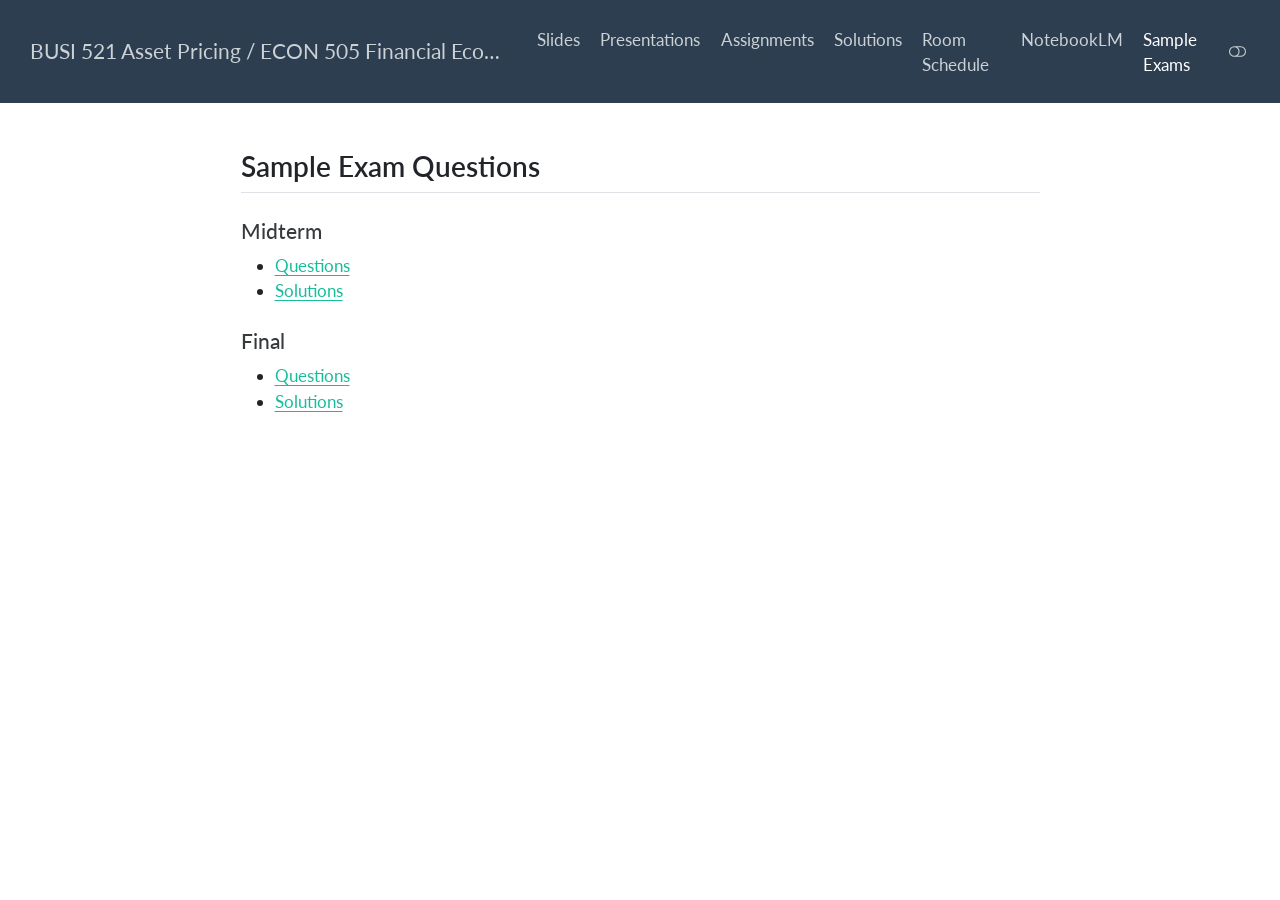
<file: docs/exam_questions.html>
<!DOCTYPE html>
<html xmlns="http://www.w3.org/1999/xhtml" lang="en" xml:lang="en"><head>

<meta charset="utf-8">
<meta name="generator" content="quarto-1.6.42">

<meta name="viewport" content="width=device-width, initial-scale=1.0, user-scalable=yes">


<title>exam_questions</title>
<style>
code{white-space: pre-wrap;}
span.smallcaps{font-variant: small-caps;}
div.columns{display: flex; gap: min(4vw, 1.5em);}
div.column{flex: auto; overflow-x: auto;}
div.hanging-indent{margin-left: 1.5em; text-indent: -1.5em;}
ul.task-list{list-style: none;}
ul.task-list li input[type="checkbox"] {
  width: 0.8em;
  margin: 0 0.8em 0.2em -1em; /* quarto-specific, see https://github.com/quarto-dev/quarto-cli/issues/4556 */ 
  vertical-align: middle;
}
</style>


<script src="site_libs/quarto-nav/quarto-nav.js"></script>
<script src="site_libs/quarto-nav/headroom.min.js"></script>
<script src="site_libs/clipboard/clipboard.min.js"></script>
<script src="site_libs/quarto-html/quarto.js"></script>
<script src="site_libs/quarto-html/popper.min.js"></script>
<script src="site_libs/quarto-html/tippy.umd.min.js"></script>
<script src="site_libs/quarto-html/anchor.min.js"></script>
<link href="site_libs/quarto-html/tippy.css" rel="stylesheet">
<link href="site_libs/quarto-html/quarto-syntax-highlighting-2f5df379a58b258e96c21c0638c20c03.css" rel="stylesheet" class="quarto-color-scheme" id="quarto-text-highlighting-styles">
<link href="site_libs/quarto-html/quarto-syntax-highlighting-dark-b53751a350365c71b6c909e95f209ed1.css" rel="prefetch" class="quarto-color-scheme quarto-color-alternate" id="quarto-text-highlighting-styles">
<script src="site_libs/bootstrap/bootstrap.min.js"></script>
<link href="site_libs/bootstrap/bootstrap-icons.css" rel="stylesheet">
<link href="site_libs/bootstrap/bootstrap-f3c2ea88cadbcfb37ba28ffa2c97cfc1.min.css" rel="stylesheet" append-hash="true" class="quarto-color-scheme" id="quarto-bootstrap" data-mode="light">
<link href="site_libs/bootstrap/bootstrap-dark-175319157c5a1d45805a17fae5d1b6b1.min.css" rel="prefetch" append-hash="true" class="quarto-color-scheme quarto-color-alternate" id="quarto-bootstrap" data-mode="dark">
<script id="quarto-search-options" type="application/json">{
  "language": {
    "search-no-results-text": "No results",
    "search-matching-documents-text": "matching documents",
    "search-copy-link-title": "Copy link to search",
    "search-hide-matches-text": "Hide additional matches",
    "search-more-match-text": "more match in this document",
    "search-more-matches-text": "more matches in this document",
    "search-clear-button-title": "Clear",
    "search-text-placeholder": "",
    "search-detached-cancel-button-title": "Cancel",
    "search-submit-button-title": "Submit",
    "search-label": "Search"
  }
}</script>


</head>

<body class="nav-fixed fullcontent">

<div id="quarto-search-results"></div>
  <header id="quarto-header" class="headroom fixed-top">
    <nav class="navbar navbar-expand-lg " data-bs-theme="dark">
      <div class="navbar-container container-fluid">
      <div class="navbar-brand-container mx-auto">
    <a class="navbar-brand" href="./index.html">
    <span class="navbar-title">BUSI 521 Asset Pricing / ECON 505 Financial Economics I</span>
    </a>
  </div>
          <button class="navbar-toggler" type="button" data-bs-toggle="collapse" data-bs-target="#navbarCollapse" aria-controls="navbarCollapse" role="menu" aria-expanded="false" aria-label="Toggle navigation" onclick="if (window.quartoToggleHeadroom) { window.quartoToggleHeadroom(); }">
  <span class="navbar-toggler-icon"></span>
</button>
          <div class="collapse navbar-collapse" id="navbarCollapse">
            <ul class="navbar-nav navbar-nav-scroll ms-auto">
  <li class="nav-item">
    <a class="nav-link" href="./slides.html"> 
<span class="menu-text">Slides</span></a>
  </li>  
  <li class="nav-item">
    <a class="nav-link" href="./presentations.html"> 
<span class="menu-text">Presentations</span></a>
  </li>  
  <li class="nav-item">
    <a class="nav-link" href="./assignments.html"> 
<span class="menu-text">Assignments</span></a>
  </li>  
  <li class="nav-item">
    <a class="nav-link" href="./solutions.html"> 
<span class="menu-text">Solutions</span></a>
  </li>  
  <li class="nav-item">
    <a class="nav-link" href="./room_schedule.pdf"> 
<span class="menu-text">Room Schedule</span></a>
  </li>  
  <li class="nav-item">
    <a class="nav-link" href="https://notebooklm.google.com/notebook/5ebfd59c-0deb-46da-a80a-85c66ea683b6"> 
<span class="menu-text">NotebookLM</span></a>
  </li>  
  <li class="nav-item">
    <a class="nav-link active" href="./exam_questions.html" aria-current="page"> 
<span class="menu-text">Sample Exams</span></a>
  </li>  
</ul>
          </div> <!-- /navcollapse -->
            <div class="quarto-navbar-tools">
  <a href="" class="quarto-color-scheme-toggle quarto-navigation-tool  px-1" onclick="window.quartoToggleColorScheme(); return false;" title="Toggle dark mode"><i class="bi"></i></a>
</div>
      </div> <!-- /container-fluid -->
    </nav>
</header>
<!-- content -->
<div id="quarto-content" class="quarto-container page-columns page-rows-contents page-layout-article page-navbar">
<!-- sidebar -->
<!-- margin-sidebar -->
    
<!-- main -->
<main class="content" id="quarto-document-content"><header id="title-block-header" class="quarto-title-block"></header>




<section id="sample-exam-questions" class="level2">
<h2 class="anchored" data-anchor-id="sample-exam-questions">Sample Exam Questions</h2>
<section id="midterm" class="level4">
<h4 class="anchored" data-anchor-id="midterm">Midterm</h4>
<ul>
<li><a href="sample_midterm.html">Questions</a></li>
<li><a href="latex/sample_midterm_solutions.pdf">Solutions</a></li>
</ul>
</section>
<section id="final" class="level4">
<h4 class="anchored" data-anchor-id="final">Final</h4>
<ul>
<li><a href="sample_final.html">Questions</a></li>
<li><a href="latex/sample_final_solutions.pdf">Solutions</a></li>
</ul>


</section>
</section>

</main> <!-- /main -->
<script id="quarto-html-after-body" type="application/javascript">
window.document.addEventListener("DOMContentLoaded", function (event) {
  const toggleBodyColorMode = (bsSheetEl) => {
    const mode = bsSheetEl.getAttribute("data-mode");
    const bodyEl = window.document.querySelector("body");
    if (mode === "dark") {
      bodyEl.classList.add("quarto-dark");
      bodyEl.classList.remove("quarto-light");
    } else {
      bodyEl.classList.add("quarto-light");
      bodyEl.classList.remove("quarto-dark");
    }
  }
  const toggleBodyColorPrimary = () => {
    const bsSheetEl = window.document.querySelector("link#quarto-bootstrap");
    if (bsSheetEl) {
      toggleBodyColorMode(bsSheetEl);
    }
  }
  toggleBodyColorPrimary();  
  const disableStylesheet = (stylesheets) => {
    for (let i=0; i < stylesheets.length; i++) {
      const stylesheet = stylesheets[i];
      stylesheet.rel = 'prefetch';
    }
  }
  const enableStylesheet = (stylesheets) => {
    for (let i=0; i < stylesheets.length; i++) {
      const stylesheet = stylesheets[i];
      stylesheet.rel = 'stylesheet';
    }
  }
  const manageTransitions = (selector, allowTransitions) => {
    const els = window.document.querySelectorAll(selector);
    for (let i=0; i < els.length; i++) {
      const el = els[i];
      if (allowTransitions) {
        el.classList.remove('notransition');
      } else {
        el.classList.add('notransition');
      }
    }
  }
  const toggleGiscusIfUsed = (isAlternate, darkModeDefault) => {
    const baseTheme = document.querySelector('#giscus-base-theme')?.value ?? 'light';
    const alternateTheme = document.querySelector('#giscus-alt-theme')?.value ?? 'dark';
    let newTheme = '';
    if(darkModeDefault) {
      newTheme = isAlternate ? baseTheme : alternateTheme;
    } else {
      newTheme = isAlternate ? alternateTheme : baseTheme;
    }
    const changeGiscusTheme = () => {
      // From: https://github.com/giscus/giscus/issues/336
      const sendMessage = (message) => {
        const iframe = document.querySelector('iframe.giscus-frame');
        if (!iframe) return;
        iframe.contentWindow.postMessage({ giscus: message }, 'https://giscus.app');
      }
      sendMessage({
        setConfig: {
          theme: newTheme
        }
      });
    }
    const isGiscussLoaded = window.document.querySelector('iframe.giscus-frame') !== null;
    if (isGiscussLoaded) {
      changeGiscusTheme();
    }
  }
  const toggleColorMode = (alternate) => {
    // Switch the stylesheets
    const alternateStylesheets = window.document.querySelectorAll('link.quarto-color-scheme.quarto-color-alternate');
    manageTransitions('#quarto-margin-sidebar .nav-link', false);
    if (alternate) {
      enableStylesheet(alternateStylesheets);
      for (const sheetNode of alternateStylesheets) {
        if (sheetNode.id === "quarto-bootstrap") {
          toggleBodyColorMode(sheetNode);
        }
      }
    } else {
      disableStylesheet(alternateStylesheets);
      toggleBodyColorPrimary();
    }
    manageTransitions('#quarto-margin-sidebar .nav-link', true);
    // Switch the toggles
    const toggles = window.document.querySelectorAll('.quarto-color-scheme-toggle');
    for (let i=0; i < toggles.length; i++) {
      const toggle = toggles[i];
      if (toggle) {
        if (alternate) {
          toggle.classList.add("alternate");     
        } else {
          toggle.classList.remove("alternate");
        }
      }
    }
    // Hack to workaround the fact that safari doesn't
    // properly recolor the scrollbar when toggling (#1455)
    if (navigator.userAgent.indexOf('Safari') > 0 && navigator.userAgent.indexOf('Chrome') == -1) {
      manageTransitions("body", false);
      window.scrollTo(0, 1);
      setTimeout(() => {
        window.scrollTo(0, 0);
        manageTransitions("body", true);
      }, 40);  
    }
  }
  const isFileUrl = () => { 
    return window.location.protocol === 'file:';
  }
  const hasAlternateSentinel = () => {  
    let styleSentinel = getColorSchemeSentinel();
    if (styleSentinel !== null) {
      return styleSentinel === "alternate";
    } else {
      return false;
    }
  }
  const setStyleSentinel = (alternate) => {
    const value = alternate ? "alternate" : "default";
    if (!isFileUrl()) {
      window.localStorage.setItem("quarto-color-scheme", value);
    } else {
      localAlternateSentinel = value;
    }
  }
  const getColorSchemeSentinel = () => {
    if (!isFileUrl()) {
      const storageValue = window.localStorage.getItem("quarto-color-scheme");
      return storageValue != null ? storageValue : localAlternateSentinel;
    } else {
      return localAlternateSentinel;
    }
  }
  const darkModeDefault = false;
  let localAlternateSentinel = darkModeDefault ? 'alternate' : 'default';
  // Dark / light mode switch
  window.quartoToggleColorScheme = () => {
    // Read the current dark / light value 
    let toAlternate = !hasAlternateSentinel();
    toggleColorMode(toAlternate);
    setStyleSentinel(toAlternate);
    toggleGiscusIfUsed(toAlternate, darkModeDefault);
  };
  // Ensure there is a toggle, if there isn't float one in the top right
  if (window.document.querySelector('.quarto-color-scheme-toggle') === null) {
    const a = window.document.createElement('a');
    a.classList.add('top-right');
    a.classList.add('quarto-color-scheme-toggle');
    a.href = "";
    a.onclick = function() { try { window.quartoToggleColorScheme(); } catch {} return false; };
    const i = window.document.createElement("i");
    i.classList.add('bi');
    a.appendChild(i);
    window.document.body.appendChild(a);
  }
  // Switch to dark mode if need be
  if (hasAlternateSentinel()) {
    toggleColorMode(true);
  } else {
    toggleColorMode(false);
  }
  const icon = "";
  const anchorJS = new window.AnchorJS();
  anchorJS.options = {
    placement: 'right',
    icon: icon
  };
  anchorJS.add('.anchored');
  const isCodeAnnotation = (el) => {
    for (const clz of el.classList) {
      if (clz.startsWith('code-annotation-')) {                     
        return true;
      }
    }
    return false;
  }
  const onCopySuccess = function(e) {
    // button target
    const button = e.trigger;
    // don't keep focus
    button.blur();
    // flash "checked"
    button.classList.add('code-copy-button-checked');
    var currentTitle = button.getAttribute("title");
    button.setAttribute("title", "Copied!");
    let tooltip;
    if (window.bootstrap) {
      button.setAttribute("data-bs-toggle", "tooltip");
      button.setAttribute("data-bs-placement", "left");
      button.setAttribute("data-bs-title", "Copied!");
      tooltip = new bootstrap.Tooltip(button, 
        { trigger: "manual", 
          customClass: "code-copy-button-tooltip",
          offset: [0, -8]});
      tooltip.show();    
    }
    setTimeout(function() {
      if (tooltip) {
        tooltip.hide();
        button.removeAttribute("data-bs-title");
        button.removeAttribute("data-bs-toggle");
        button.removeAttribute("data-bs-placement");
      }
      button.setAttribute("title", currentTitle);
      button.classList.remove('code-copy-button-checked');
    }, 1000);
    // clear code selection
    e.clearSelection();
  }
  const getTextToCopy = function(trigger) {
      const codeEl = trigger.previousElementSibling.cloneNode(true);
      for (const childEl of codeEl.children) {
        if (isCodeAnnotation(childEl)) {
          childEl.remove();
        }
      }
      return codeEl.innerText;
  }
  const clipboard = new window.ClipboardJS('.code-copy-button:not([data-in-quarto-modal])', {
    text: getTextToCopy
  });
  clipboard.on('success', onCopySuccess);
  if (window.document.getElementById('quarto-embedded-source-code-modal')) {
    const clipboardModal = new window.ClipboardJS('.code-copy-button[data-in-quarto-modal]', {
      text: getTextToCopy,
      container: window.document.getElementById('quarto-embedded-source-code-modal')
    });
    clipboardModal.on('success', onCopySuccess);
  }
    var localhostRegex = new RegExp(/^(?:http|https):\/\/localhost\:?[0-9]*\//);
    var mailtoRegex = new RegExp(/^mailto:/);
      var filterRegex = new RegExp('/' + window.location.host + '/');
    var isInternal = (href) => {
        return filterRegex.test(href) || localhostRegex.test(href) || mailtoRegex.test(href);
    }
    // Inspect non-navigation links and adorn them if external
 	var links = window.document.querySelectorAll('a[href]:not(.nav-link):not(.navbar-brand):not(.toc-action):not(.sidebar-link):not(.sidebar-item-toggle):not(.pagination-link):not(.no-external):not([aria-hidden]):not(.dropdown-item):not(.quarto-navigation-tool):not(.about-link)');
    for (var i=0; i<links.length; i++) {
      const link = links[i];
      if (!isInternal(link.href)) {
        // undo the damage that might have been done by quarto-nav.js in the case of
        // links that we want to consider external
        if (link.dataset.originalHref !== undefined) {
          link.href = link.dataset.originalHref;
        }
          // target, if specified
          link.setAttribute("target", "_blank");
          if (link.getAttribute("rel") === null) {
            link.setAttribute("rel", "noopener");
          }
      }
    }
  function tippyHover(el, contentFn, onTriggerFn, onUntriggerFn) {
    const config = {
      allowHTML: true,
      maxWidth: 500,
      delay: 100,
      arrow: false,
      appendTo: function(el) {
          return el.parentElement;
      },
      interactive: true,
      interactiveBorder: 10,
      theme: 'quarto',
      placement: 'bottom-start',
    };
    if (contentFn) {
      config.content = contentFn;
    }
    if (onTriggerFn) {
      config.onTrigger = onTriggerFn;
    }
    if (onUntriggerFn) {
      config.onUntrigger = onUntriggerFn;
    }
    window.tippy(el, config); 
  }
  const noterefs = window.document.querySelectorAll('a[role="doc-noteref"]');
  for (var i=0; i<noterefs.length; i++) {
    const ref = noterefs[i];
    tippyHover(ref, function() {
      // use id or data attribute instead here
      let href = ref.getAttribute('data-footnote-href') || ref.getAttribute('href');
      try { href = new URL(href).hash; } catch {}
      const id = href.replace(/^#\/?/, "");
      const note = window.document.getElementById(id);
      if (note) {
        return note.innerHTML;
      } else {
        return "";
      }
    });
  }
  const xrefs = window.document.querySelectorAll('a.quarto-xref');
  const processXRef = (id, note) => {
    // Strip column container classes
    const stripColumnClz = (el) => {
      el.classList.remove("page-full", "page-columns");
      if (el.children) {
        for (const child of el.children) {
          stripColumnClz(child);
        }
      }
    }
    stripColumnClz(note)
    if (id === null || id.startsWith('sec-')) {
      // Special case sections, only their first couple elements
      const container = document.createElement("div");
      if (note.children && note.children.length > 2) {
        container.appendChild(note.children[0].cloneNode(true));
        for (let i = 1; i < note.children.length; i++) {
          const child = note.children[i];
          if (child.tagName === "P" && child.innerText === "") {
            continue;
          } else {
            container.appendChild(child.cloneNode(true));
            break;
          }
        }
        if (window.Quarto?.typesetMath) {
          window.Quarto.typesetMath(container);
        }
        return container.innerHTML
      } else {
        if (window.Quarto?.typesetMath) {
          window.Quarto.typesetMath(note);
        }
        return note.innerHTML;
      }
    } else {
      // Remove any anchor links if they are present
      const anchorLink = note.querySelector('a.anchorjs-link');
      if (anchorLink) {
        anchorLink.remove();
      }
      if (window.Quarto?.typesetMath) {
        window.Quarto.typesetMath(note);
      }
      if (note.classList.contains("callout")) {
        return note.outerHTML;
      } else {
        return note.innerHTML;
      }
    }
  }
  for (var i=0; i<xrefs.length; i++) {
    const xref = xrefs[i];
    tippyHover(xref, undefined, function(instance) {
      instance.disable();
      let url = xref.getAttribute('href');
      let hash = undefined; 
      if (url.startsWith('#')) {
        hash = url;
      } else {
        try { hash = new URL(url).hash; } catch {}
      }
      if (hash) {
        const id = hash.replace(/^#\/?/, "");
        const note = window.document.getElementById(id);
        if (note !== null) {
          try {
            const html = processXRef(id, note.cloneNode(true));
            instance.setContent(html);
          } finally {
            instance.enable();
            instance.show();
          }
        } else {
          // See if we can fetch this
          fetch(url.split('#')[0])
          .then(res => res.text())
          .then(html => {
            const parser = new DOMParser();
            const htmlDoc = parser.parseFromString(html, "text/html");
            const note = htmlDoc.getElementById(id);
            if (note !== null) {
              const html = processXRef(id, note);
              instance.setContent(html);
            } 
          }).finally(() => {
            instance.enable();
            instance.show();
          });
        }
      } else {
        // See if we can fetch a full url (with no hash to target)
        // This is a special case and we should probably do some content thinning / targeting
        fetch(url)
        .then(res => res.text())
        .then(html => {
          const parser = new DOMParser();
          const htmlDoc = parser.parseFromString(html, "text/html");
          const note = htmlDoc.querySelector('main.content');
          if (note !== null) {
            // This should only happen for chapter cross references
            // (since there is no id in the URL)
            // remove the first header
            if (note.children.length > 0 && note.children[0].tagName === "HEADER") {
              note.children[0].remove();
            }
            const html = processXRef(null, note);
            instance.setContent(html);
          } 
        }).finally(() => {
          instance.enable();
          instance.show();
        });
      }
    }, function(instance) {
    });
  }
      let selectedAnnoteEl;
      const selectorForAnnotation = ( cell, annotation) => {
        let cellAttr = 'data-code-cell="' + cell + '"';
        let lineAttr = 'data-code-annotation="' +  annotation + '"';
        const selector = 'span[' + cellAttr + '][' + lineAttr + ']';
        return selector;
      }
      const selectCodeLines = (annoteEl) => {
        const doc = window.document;
        const targetCell = annoteEl.getAttribute("data-target-cell");
        const targetAnnotation = annoteEl.getAttribute("data-target-annotation");
        const annoteSpan = window.document.querySelector(selectorForAnnotation(targetCell, targetAnnotation));
        const lines = annoteSpan.getAttribute("data-code-lines").split(",");
        const lineIds = lines.map((line) => {
          return targetCell + "-" + line;
        })
        let top = null;
        let height = null;
        let parent = null;
        if (lineIds.length > 0) {
            //compute the position of the single el (top and bottom and make a div)
            const el = window.document.getElementById(lineIds[0]);
            top = el.offsetTop;
            height = el.offsetHeight;
            parent = el.parentElement.parentElement;
          if (lineIds.length > 1) {
            const lastEl = window.document.getElementById(lineIds[lineIds.length - 1]);
            const bottom = lastEl.offsetTop + lastEl.offsetHeight;
            height = bottom - top;
          }
          if (top !== null && height !== null && parent !== null) {
            // cook up a div (if necessary) and position it 
            let div = window.document.getElementById("code-annotation-line-highlight");
            if (div === null) {
              div = window.document.createElement("div");
              div.setAttribute("id", "code-annotation-line-highlight");
              div.style.position = 'absolute';
              parent.appendChild(div);
            }
            div.style.top = top - 2 + "px";
            div.style.height = height + 4 + "px";
            div.style.left = 0;
            let gutterDiv = window.document.getElementById("code-annotation-line-highlight-gutter");
            if (gutterDiv === null) {
              gutterDiv = window.document.createElement("div");
              gutterDiv.setAttribute("id", "code-annotation-line-highlight-gutter");
              gutterDiv.style.position = 'absolute';
              const codeCell = window.document.getElementById(targetCell);
              const gutter = codeCell.querySelector('.code-annotation-gutter');
              gutter.appendChild(gutterDiv);
            }
            gutterDiv.style.top = top - 2 + "px";
            gutterDiv.style.height = height + 4 + "px";
          }
          selectedAnnoteEl = annoteEl;
        }
      };
      const unselectCodeLines = () => {
        const elementsIds = ["code-annotation-line-highlight", "code-annotation-line-highlight-gutter"];
        elementsIds.forEach((elId) => {
          const div = window.document.getElementById(elId);
          if (div) {
            div.remove();
          }
        });
        selectedAnnoteEl = undefined;
      };
        // Handle positioning of the toggle
    window.addEventListener(
      "resize",
      throttle(() => {
        elRect = undefined;
        if (selectedAnnoteEl) {
          selectCodeLines(selectedAnnoteEl);
        }
      }, 10)
    );
    function throttle(fn, ms) {
    let throttle = false;
    let timer;
      return (...args) => {
        if(!throttle) { // first call gets through
            fn.apply(this, args);
            throttle = true;
        } else { // all the others get throttled
            if(timer) clearTimeout(timer); // cancel #2
            timer = setTimeout(() => {
              fn.apply(this, args);
              timer = throttle = false;
            }, ms);
        }
      };
    }
      // Attach click handler to the DT
      const annoteDls = window.document.querySelectorAll('dt[data-target-cell]');
      for (const annoteDlNode of annoteDls) {
        annoteDlNode.addEventListener('click', (event) => {
          const clickedEl = event.target;
          if (clickedEl !== selectedAnnoteEl) {
            unselectCodeLines();
            const activeEl = window.document.querySelector('dt[data-target-cell].code-annotation-active');
            if (activeEl) {
              activeEl.classList.remove('code-annotation-active');
            }
            selectCodeLines(clickedEl);
            clickedEl.classList.add('code-annotation-active');
          } else {
            // Unselect the line
            unselectCodeLines();
            clickedEl.classList.remove('code-annotation-active');
          }
        });
      }
  const findCites = (el) => {
    const parentEl = el.parentElement;
    if (parentEl) {
      const cites = parentEl.dataset.cites;
      if (cites) {
        return {
          el,
          cites: cites.split(' ')
        };
      } else {
        return findCites(el.parentElement)
      }
    } else {
      return undefined;
    }
  };
  var bibliorefs = window.document.querySelectorAll('a[role="doc-biblioref"]');
  for (var i=0; i<bibliorefs.length; i++) {
    const ref = bibliorefs[i];
    const citeInfo = findCites(ref);
    if (citeInfo) {
      tippyHover(citeInfo.el, function() {
        var popup = window.document.createElement('div');
        citeInfo.cites.forEach(function(cite) {
          var citeDiv = window.document.createElement('div');
          citeDiv.classList.add('hanging-indent');
          citeDiv.classList.add('csl-entry');
          var biblioDiv = window.document.getElementById('ref-' + cite);
          if (biblioDiv) {
            citeDiv.innerHTML = biblioDiv.innerHTML;
          }
          popup.appendChild(citeDiv);
        });
        return popup.innerHTML;
      });
    }
  }
});
</script>
</div> <!-- /content -->




</body></html>
</file>
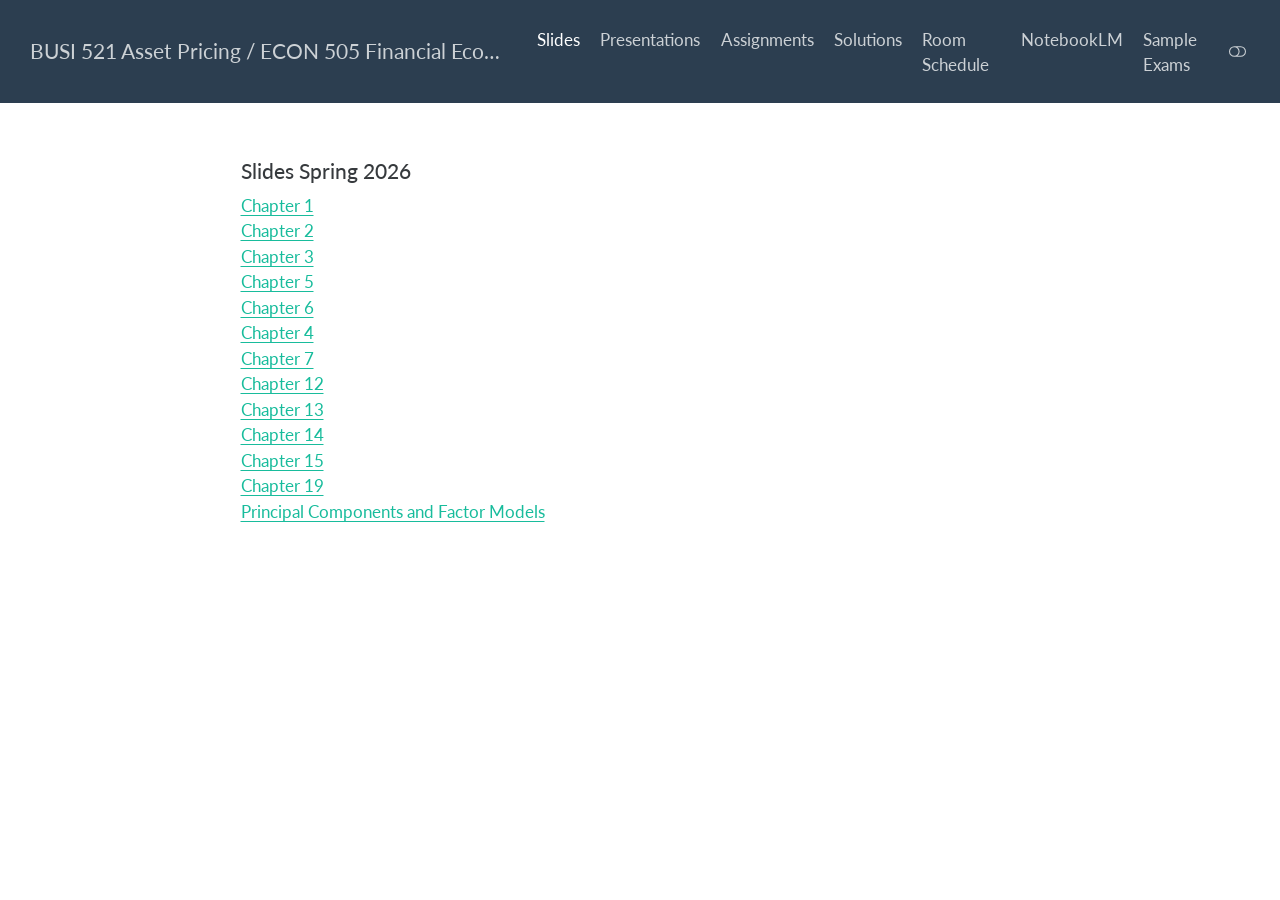
<file: docs/slides.html>
<!DOCTYPE html>
<html xmlns="http://www.w3.org/1999/xhtml" lang="en" xml:lang="en"><head>

<meta charset="utf-8">
<meta name="generator" content="quarto-1.6.42">

<meta name="viewport" content="width=device-width, initial-scale=1.0, user-scalable=yes">


<title>slides</title>
<style>
code{white-space: pre-wrap;}
span.smallcaps{font-variant: small-caps;}
div.columns{display: flex; gap: min(4vw, 1.5em);}
div.column{flex: auto; overflow-x: auto;}
div.hanging-indent{margin-left: 1.5em; text-indent: -1.5em;}
ul.task-list{list-style: none;}
ul.task-list li input[type="checkbox"] {
  width: 0.8em;
  margin: 0 0.8em 0.2em -1em; /* quarto-specific, see https://github.com/quarto-dev/quarto-cli/issues/4556 */ 
  vertical-align: middle;
}
</style>


<script src="site_libs/quarto-nav/quarto-nav.js"></script>
<script src="site_libs/quarto-nav/headroom.min.js"></script>
<script src="site_libs/clipboard/clipboard.min.js"></script>
<script src="site_libs/quarto-html/quarto.js"></script>
<script src="site_libs/quarto-html/popper.min.js"></script>
<script src="site_libs/quarto-html/tippy.umd.min.js"></script>
<script src="site_libs/quarto-html/anchor.min.js"></script>
<link href="site_libs/quarto-html/tippy.css" rel="stylesheet">
<link href="site_libs/quarto-html/quarto-syntax-highlighting-2f5df379a58b258e96c21c0638c20c03.css" rel="stylesheet" class="quarto-color-scheme" id="quarto-text-highlighting-styles">
<link href="site_libs/quarto-html/quarto-syntax-highlighting-dark-b53751a350365c71b6c909e95f209ed1.css" rel="prefetch" class="quarto-color-scheme quarto-color-alternate" id="quarto-text-highlighting-styles">
<script src="site_libs/bootstrap/bootstrap.min.js"></script>
<link href="site_libs/bootstrap/bootstrap-icons.css" rel="stylesheet">
<link href="site_libs/bootstrap/bootstrap-f3c2ea88cadbcfb37ba28ffa2c97cfc1.min.css" rel="stylesheet" append-hash="true" class="quarto-color-scheme" id="quarto-bootstrap" data-mode="light">
<link href="site_libs/bootstrap/bootstrap-dark-175319157c5a1d45805a17fae5d1b6b1.min.css" rel="prefetch" append-hash="true" class="quarto-color-scheme quarto-color-alternate" id="quarto-bootstrap" data-mode="dark">
<script id="quarto-search-options" type="application/json">{
  "language": {
    "search-no-results-text": "No results",
    "search-matching-documents-text": "matching documents",
    "search-copy-link-title": "Copy link to search",
    "search-hide-matches-text": "Hide additional matches",
    "search-more-match-text": "more match in this document",
    "search-more-matches-text": "more matches in this document",
    "search-clear-button-title": "Clear",
    "search-text-placeholder": "",
    "search-detached-cancel-button-title": "Cancel",
    "search-submit-button-title": "Submit",
    "search-label": "Search"
  }
}</script>


</head>

<body class="nav-fixed fullcontent">

<div id="quarto-search-results"></div>
  <header id="quarto-header" class="headroom fixed-top">
    <nav class="navbar navbar-expand-lg " data-bs-theme="dark">
      <div class="navbar-container container-fluid">
      <div class="navbar-brand-container mx-auto">
    <a class="navbar-brand" href="./index.html">
    <span class="navbar-title">BUSI 521 Asset Pricing / ECON 505 Financial Economics I</span>
    </a>
  </div>
          <button class="navbar-toggler" type="button" data-bs-toggle="collapse" data-bs-target="#navbarCollapse" aria-controls="navbarCollapse" role="menu" aria-expanded="false" aria-label="Toggle navigation" onclick="if (window.quartoToggleHeadroom) { window.quartoToggleHeadroom(); }">
  <span class="navbar-toggler-icon"></span>
</button>
          <div class="collapse navbar-collapse" id="navbarCollapse">
            <ul class="navbar-nav navbar-nav-scroll ms-auto">
  <li class="nav-item">
    <a class="nav-link active" href="./slides.html" aria-current="page"> 
<span class="menu-text">Slides</span></a>
  </li>  
  <li class="nav-item">
    <a class="nav-link" href="./presentations.html"> 
<span class="menu-text">Presentations</span></a>
  </li>  
  <li class="nav-item">
    <a class="nav-link" href="./assignments.html"> 
<span class="menu-text">Assignments</span></a>
  </li>  
  <li class="nav-item">
    <a class="nav-link" href="./solutions.html"> 
<span class="menu-text">Solutions</span></a>
  </li>  
  <li class="nav-item">
    <a class="nav-link" href="./room_schedule.pdf"> 
<span class="menu-text">Room Schedule</span></a>
  </li>  
  <li class="nav-item">
    <a class="nav-link" href="https://notebooklm.google.com/notebook/5ebfd59c-0deb-46da-a80a-85c66ea683b6"> 
<span class="menu-text">NotebookLM</span></a>
  </li>  
  <li class="nav-item">
    <a class="nav-link" href="./exam_questions.html"> 
<span class="menu-text">Sample Exams</span></a>
  </li>  
</ul>
          </div> <!-- /navcollapse -->
            <div class="quarto-navbar-tools">
  <a href="" class="quarto-color-scheme-toggle quarto-navigation-tool  px-1" onclick="window.quartoToggleColorScheme(); return false;" title="Toggle dark mode"><i class="bi"></i></a>
</div>
      </div> <!-- /container-fluid -->
    </nav>
</header>
<!-- content -->
<div id="quarto-content" class="quarto-container page-columns page-rows-contents page-layout-article page-navbar">
<!-- sidebar -->
<!-- margin-sidebar -->
    
<!-- main -->
<main class="content" id="quarto-document-content"><header id="title-block-header" class="quarto-title-block"></header>




<section id="slides-spring-2026" class="level4">
<h4 class="anchored" data-anchor-id="slides-spring-2026">Slides Spring 2026</h4>
<p><a href="latex/Chapter01.pdf">Chapter 1</a> <br><a href="latex/Chapter02.pdf">Chapter 2</a> <br><a href="latex/Chapter03.pdf">Chapter 3</a> <br><a href="latex/Chapter05.pdf">Chapter 5</a> <br><a href="latex/Chapter06.pdf">Chapter 6</a> <br><a href="latex/Chapter04.pdf">Chapter 4</a> <br><a href="latex/Chapter07.pdf">Chapter 7</a> <br><a href="latex/Chapter12.pdf">Chapter 12</a> <br><a href="latex/Chapter13.pdf">Chapter 13</a> <br><a href="latex/Chapter14.pdf">Chapter 14</a> <br><a href="latex/Chapter15.pdf">Chapter 15</a> <br><a href="latex/Chapter19.pdf">Chapter 19</a> <br><a href="latex/PCA_Factors.pdf">Principal Components and Factor Models</a></p>


</section>

</main> <!-- /main -->
<script id="quarto-html-after-body" type="application/javascript">
window.document.addEventListener("DOMContentLoaded", function (event) {
  const toggleBodyColorMode = (bsSheetEl) => {
    const mode = bsSheetEl.getAttribute("data-mode");
    const bodyEl = window.document.querySelector("body");
    if (mode === "dark") {
      bodyEl.classList.add("quarto-dark");
      bodyEl.classList.remove("quarto-light");
    } else {
      bodyEl.classList.add("quarto-light");
      bodyEl.classList.remove("quarto-dark");
    }
  }
  const toggleBodyColorPrimary = () => {
    const bsSheetEl = window.document.querySelector("link#quarto-bootstrap");
    if (bsSheetEl) {
      toggleBodyColorMode(bsSheetEl);
    }
  }
  toggleBodyColorPrimary();  
  const disableStylesheet = (stylesheets) => {
    for (let i=0; i < stylesheets.length; i++) {
      const stylesheet = stylesheets[i];
      stylesheet.rel = 'prefetch';
    }
  }
  const enableStylesheet = (stylesheets) => {
    for (let i=0; i < stylesheets.length; i++) {
      const stylesheet = stylesheets[i];
      stylesheet.rel = 'stylesheet';
    }
  }
  const manageTransitions = (selector, allowTransitions) => {
    const els = window.document.querySelectorAll(selector);
    for (let i=0; i < els.length; i++) {
      const el = els[i];
      if (allowTransitions) {
        el.classList.remove('notransition');
      } else {
        el.classList.add('notransition');
      }
    }
  }
  const toggleGiscusIfUsed = (isAlternate, darkModeDefault) => {
    const baseTheme = document.querySelector('#giscus-base-theme')?.value ?? 'light';
    const alternateTheme = document.querySelector('#giscus-alt-theme')?.value ?? 'dark';
    let newTheme = '';
    if(darkModeDefault) {
      newTheme = isAlternate ? baseTheme : alternateTheme;
    } else {
      newTheme = isAlternate ? alternateTheme : baseTheme;
    }
    const changeGiscusTheme = () => {
      // From: https://github.com/giscus/giscus/issues/336
      const sendMessage = (message) => {
        const iframe = document.querySelector('iframe.giscus-frame');
        if (!iframe) return;
        iframe.contentWindow.postMessage({ giscus: message }, 'https://giscus.app');
      }
      sendMessage({
        setConfig: {
          theme: newTheme
        }
      });
    }
    const isGiscussLoaded = window.document.querySelector('iframe.giscus-frame') !== null;
    if (isGiscussLoaded) {
      changeGiscusTheme();
    }
  }
  const toggleColorMode = (alternate) => {
    // Switch the stylesheets
    const alternateStylesheets = window.document.querySelectorAll('link.quarto-color-scheme.quarto-color-alternate');
    manageTransitions('#quarto-margin-sidebar .nav-link', false);
    if (alternate) {
      enableStylesheet(alternateStylesheets);
      for (const sheetNode of alternateStylesheets) {
        if (sheetNode.id === "quarto-bootstrap") {
          toggleBodyColorMode(sheetNode);
        }
      }
    } else {
      disableStylesheet(alternateStylesheets);
      toggleBodyColorPrimary();
    }
    manageTransitions('#quarto-margin-sidebar .nav-link', true);
    // Switch the toggles
    const toggles = window.document.querySelectorAll('.quarto-color-scheme-toggle');
    for (let i=0; i < toggles.length; i++) {
      const toggle = toggles[i];
      if (toggle) {
        if (alternate) {
          toggle.classList.add("alternate");     
        } else {
          toggle.classList.remove("alternate");
        }
      }
    }
    // Hack to workaround the fact that safari doesn't
    // properly recolor the scrollbar when toggling (#1455)
    if (navigator.userAgent.indexOf('Safari') > 0 && navigator.userAgent.indexOf('Chrome') == -1) {
      manageTransitions("body", false);
      window.scrollTo(0, 1);
      setTimeout(() => {
        window.scrollTo(0, 0);
        manageTransitions("body", true);
      }, 40);  
    }
  }
  const isFileUrl = () => { 
    return window.location.protocol === 'file:';
  }
  const hasAlternateSentinel = () => {  
    let styleSentinel = getColorSchemeSentinel();
    if (styleSentinel !== null) {
      return styleSentinel === "alternate";
    } else {
      return false;
    }
  }
  const setStyleSentinel = (alternate) => {
    const value = alternate ? "alternate" : "default";
    if (!isFileUrl()) {
      window.localStorage.setItem("quarto-color-scheme", value);
    } else {
      localAlternateSentinel = value;
    }
  }
  const getColorSchemeSentinel = () => {
    if (!isFileUrl()) {
      const storageValue = window.localStorage.getItem("quarto-color-scheme");
      return storageValue != null ? storageValue : localAlternateSentinel;
    } else {
      return localAlternateSentinel;
    }
  }
  const darkModeDefault = false;
  let localAlternateSentinel = darkModeDefault ? 'alternate' : 'default';
  // Dark / light mode switch
  window.quartoToggleColorScheme = () => {
    // Read the current dark / light value 
    let toAlternate = !hasAlternateSentinel();
    toggleColorMode(toAlternate);
    setStyleSentinel(toAlternate);
    toggleGiscusIfUsed(toAlternate, darkModeDefault);
  };
  // Ensure there is a toggle, if there isn't float one in the top right
  if (window.document.querySelector('.quarto-color-scheme-toggle') === null) {
    const a = window.document.createElement('a');
    a.classList.add('top-right');
    a.classList.add('quarto-color-scheme-toggle');
    a.href = "";
    a.onclick = function() { try { window.quartoToggleColorScheme(); } catch {} return false; };
    const i = window.document.createElement("i");
    i.classList.add('bi');
    a.appendChild(i);
    window.document.body.appendChild(a);
  }
  // Switch to dark mode if need be
  if (hasAlternateSentinel()) {
    toggleColorMode(true);
  } else {
    toggleColorMode(false);
  }
  const icon = "";
  const anchorJS = new window.AnchorJS();
  anchorJS.options = {
    placement: 'right',
    icon: icon
  };
  anchorJS.add('.anchored');
  const isCodeAnnotation = (el) => {
    for (const clz of el.classList) {
      if (clz.startsWith('code-annotation-')) {                     
        return true;
      }
    }
    return false;
  }
  const onCopySuccess = function(e) {
    // button target
    const button = e.trigger;
    // don't keep focus
    button.blur();
    // flash "checked"
    button.classList.add('code-copy-button-checked');
    var currentTitle = button.getAttribute("title");
    button.setAttribute("title", "Copied!");
    let tooltip;
    if (window.bootstrap) {
      button.setAttribute("data-bs-toggle", "tooltip");
      button.setAttribute("data-bs-placement", "left");
      button.setAttribute("data-bs-title", "Copied!");
      tooltip = new bootstrap.Tooltip(button, 
        { trigger: "manual", 
          customClass: "code-copy-button-tooltip",
          offset: [0, -8]});
      tooltip.show();    
    }
    setTimeout(function() {
      if (tooltip) {
        tooltip.hide();
        button.removeAttribute("data-bs-title");
        button.removeAttribute("data-bs-toggle");
        button.removeAttribute("data-bs-placement");
      }
      button.setAttribute("title", currentTitle);
      button.classList.remove('code-copy-button-checked');
    }, 1000);
    // clear code selection
    e.clearSelection();
  }
  const getTextToCopy = function(trigger) {
      const codeEl = trigger.previousElementSibling.cloneNode(true);
      for (const childEl of codeEl.children) {
        if (isCodeAnnotation(childEl)) {
          childEl.remove();
        }
      }
      return codeEl.innerText;
  }
  const clipboard = new window.ClipboardJS('.code-copy-button:not([data-in-quarto-modal])', {
    text: getTextToCopy
  });
  clipboard.on('success', onCopySuccess);
  if (window.document.getElementById('quarto-embedded-source-code-modal')) {
    const clipboardModal = new window.ClipboardJS('.code-copy-button[data-in-quarto-modal]', {
      text: getTextToCopy,
      container: window.document.getElementById('quarto-embedded-source-code-modal')
    });
    clipboardModal.on('success', onCopySuccess);
  }
    var localhostRegex = new RegExp(/^(?:http|https):\/\/localhost\:?[0-9]*\//);
    var mailtoRegex = new RegExp(/^mailto:/);
      var filterRegex = new RegExp('/' + window.location.host + '/');
    var isInternal = (href) => {
        return filterRegex.test(href) || localhostRegex.test(href) || mailtoRegex.test(href);
    }
    // Inspect non-navigation links and adorn them if external
 	var links = window.document.querySelectorAll('a[href]:not(.nav-link):not(.navbar-brand):not(.toc-action):not(.sidebar-link):not(.sidebar-item-toggle):not(.pagination-link):not(.no-external):not([aria-hidden]):not(.dropdown-item):not(.quarto-navigation-tool):not(.about-link)');
    for (var i=0; i<links.length; i++) {
      const link = links[i];
      if (!isInternal(link.href)) {
        // undo the damage that might have been done by quarto-nav.js in the case of
        // links that we want to consider external
        if (link.dataset.originalHref !== undefined) {
          link.href = link.dataset.originalHref;
        }
          // target, if specified
          link.setAttribute("target", "_blank");
          if (link.getAttribute("rel") === null) {
            link.setAttribute("rel", "noopener");
          }
      }
    }
  function tippyHover(el, contentFn, onTriggerFn, onUntriggerFn) {
    const config = {
      allowHTML: true,
      maxWidth: 500,
      delay: 100,
      arrow: false,
      appendTo: function(el) {
          return el.parentElement;
      },
      interactive: true,
      interactiveBorder: 10,
      theme: 'quarto',
      placement: 'bottom-start',
    };
    if (contentFn) {
      config.content = contentFn;
    }
    if (onTriggerFn) {
      config.onTrigger = onTriggerFn;
    }
    if (onUntriggerFn) {
      config.onUntrigger = onUntriggerFn;
    }
    window.tippy(el, config); 
  }
  const noterefs = window.document.querySelectorAll('a[role="doc-noteref"]');
  for (var i=0; i<noterefs.length; i++) {
    const ref = noterefs[i];
    tippyHover(ref, function() {
      // use id or data attribute instead here
      let href = ref.getAttribute('data-footnote-href') || ref.getAttribute('href');
      try { href = new URL(href).hash; } catch {}
      const id = href.replace(/^#\/?/, "");
      const note = window.document.getElementById(id);
      if (note) {
        return note.innerHTML;
      } else {
        return "";
      }
    });
  }
  const xrefs = window.document.querySelectorAll('a.quarto-xref');
  const processXRef = (id, note) => {
    // Strip column container classes
    const stripColumnClz = (el) => {
      el.classList.remove("page-full", "page-columns");
      if (el.children) {
        for (const child of el.children) {
          stripColumnClz(child);
        }
      }
    }
    stripColumnClz(note)
    if (id === null || id.startsWith('sec-')) {
      // Special case sections, only their first couple elements
      const container = document.createElement("div");
      if (note.children && note.children.length > 2) {
        container.appendChild(note.children[0].cloneNode(true));
        for (let i = 1; i < note.children.length; i++) {
          const child = note.children[i];
          if (child.tagName === "P" && child.innerText === "") {
            continue;
          } else {
            container.appendChild(child.cloneNode(true));
            break;
          }
        }
        if (window.Quarto?.typesetMath) {
          window.Quarto.typesetMath(container);
        }
        return container.innerHTML
      } else {
        if (window.Quarto?.typesetMath) {
          window.Quarto.typesetMath(note);
        }
        return note.innerHTML;
      }
    } else {
      // Remove any anchor links if they are present
      const anchorLink = note.querySelector('a.anchorjs-link');
      if (anchorLink) {
        anchorLink.remove();
      }
      if (window.Quarto?.typesetMath) {
        window.Quarto.typesetMath(note);
      }
      if (note.classList.contains("callout")) {
        return note.outerHTML;
      } else {
        return note.innerHTML;
      }
    }
  }
  for (var i=0; i<xrefs.length; i++) {
    const xref = xrefs[i];
    tippyHover(xref, undefined, function(instance) {
      instance.disable();
      let url = xref.getAttribute('href');
      let hash = undefined; 
      if (url.startsWith('#')) {
        hash = url;
      } else {
        try { hash = new URL(url).hash; } catch {}
      }
      if (hash) {
        const id = hash.replace(/^#\/?/, "");
        const note = window.document.getElementById(id);
        if (note !== null) {
          try {
            const html = processXRef(id, note.cloneNode(true));
            instance.setContent(html);
          } finally {
            instance.enable();
            instance.show();
          }
        } else {
          // See if we can fetch this
          fetch(url.split('#')[0])
          .then(res => res.text())
          .then(html => {
            const parser = new DOMParser();
            const htmlDoc = parser.parseFromString(html, "text/html");
            const note = htmlDoc.getElementById(id);
            if (note !== null) {
              const html = processXRef(id, note);
              instance.setContent(html);
            } 
          }).finally(() => {
            instance.enable();
            instance.show();
          });
        }
      } else {
        // See if we can fetch a full url (with no hash to target)
        // This is a special case and we should probably do some content thinning / targeting
        fetch(url)
        .then(res => res.text())
        .then(html => {
          const parser = new DOMParser();
          const htmlDoc = parser.parseFromString(html, "text/html");
          const note = htmlDoc.querySelector('main.content');
          if (note !== null) {
            // This should only happen for chapter cross references
            // (since there is no id in the URL)
            // remove the first header
            if (note.children.length > 0 && note.children[0].tagName === "HEADER") {
              note.children[0].remove();
            }
            const html = processXRef(null, note);
            instance.setContent(html);
          } 
        }).finally(() => {
          instance.enable();
          instance.show();
        });
      }
    }, function(instance) {
    });
  }
      let selectedAnnoteEl;
      const selectorForAnnotation = ( cell, annotation) => {
        let cellAttr = 'data-code-cell="' + cell + '"';
        let lineAttr = 'data-code-annotation="' +  annotation + '"';
        const selector = 'span[' + cellAttr + '][' + lineAttr + ']';
        return selector;
      }
      const selectCodeLines = (annoteEl) => {
        const doc = window.document;
        const targetCell = annoteEl.getAttribute("data-target-cell");
        const targetAnnotation = annoteEl.getAttribute("data-target-annotation");
        const annoteSpan = window.document.querySelector(selectorForAnnotation(targetCell, targetAnnotation));
        const lines = annoteSpan.getAttribute("data-code-lines").split(",");
        const lineIds = lines.map((line) => {
          return targetCell + "-" + line;
        })
        let top = null;
        let height = null;
        let parent = null;
        if (lineIds.length > 0) {
            //compute the position of the single el (top and bottom and make a div)
            const el = window.document.getElementById(lineIds[0]);
            top = el.offsetTop;
            height = el.offsetHeight;
            parent = el.parentElement.parentElement;
          if (lineIds.length > 1) {
            const lastEl = window.document.getElementById(lineIds[lineIds.length - 1]);
            const bottom = lastEl.offsetTop + lastEl.offsetHeight;
            height = bottom - top;
          }
          if (top !== null && height !== null && parent !== null) {
            // cook up a div (if necessary) and position it 
            let div = window.document.getElementById("code-annotation-line-highlight");
            if (div === null) {
              div = window.document.createElement("div");
              div.setAttribute("id", "code-annotation-line-highlight");
              div.style.position = 'absolute';
              parent.appendChild(div);
            }
            div.style.top = top - 2 + "px";
            div.style.height = height + 4 + "px";
            div.style.left = 0;
            let gutterDiv = window.document.getElementById("code-annotation-line-highlight-gutter");
            if (gutterDiv === null) {
              gutterDiv = window.document.createElement("div");
              gutterDiv.setAttribute("id", "code-annotation-line-highlight-gutter");
              gutterDiv.style.position = 'absolute';
              const codeCell = window.document.getElementById(targetCell);
              const gutter = codeCell.querySelector('.code-annotation-gutter');
              gutter.appendChild(gutterDiv);
            }
            gutterDiv.style.top = top - 2 + "px";
            gutterDiv.style.height = height + 4 + "px";
          }
          selectedAnnoteEl = annoteEl;
        }
      };
      const unselectCodeLines = () => {
        const elementsIds = ["code-annotation-line-highlight", "code-annotation-line-highlight-gutter"];
        elementsIds.forEach((elId) => {
          const div = window.document.getElementById(elId);
          if (div) {
            div.remove();
          }
        });
        selectedAnnoteEl = undefined;
      };
        // Handle positioning of the toggle
    window.addEventListener(
      "resize",
      throttle(() => {
        elRect = undefined;
        if (selectedAnnoteEl) {
          selectCodeLines(selectedAnnoteEl);
        }
      }, 10)
    );
    function throttle(fn, ms) {
    let throttle = false;
    let timer;
      return (...args) => {
        if(!throttle) { // first call gets through
            fn.apply(this, args);
            throttle = true;
        } else { // all the others get throttled
            if(timer) clearTimeout(timer); // cancel #2
            timer = setTimeout(() => {
              fn.apply(this, args);
              timer = throttle = false;
            }, ms);
        }
      };
    }
      // Attach click handler to the DT
      const annoteDls = window.document.querySelectorAll('dt[data-target-cell]');
      for (const annoteDlNode of annoteDls) {
        annoteDlNode.addEventListener('click', (event) => {
          const clickedEl = event.target;
          if (clickedEl !== selectedAnnoteEl) {
            unselectCodeLines();
            const activeEl = window.document.querySelector('dt[data-target-cell].code-annotation-active');
            if (activeEl) {
              activeEl.classList.remove('code-annotation-active');
            }
            selectCodeLines(clickedEl);
            clickedEl.classList.add('code-annotation-active');
          } else {
            // Unselect the line
            unselectCodeLines();
            clickedEl.classList.remove('code-annotation-active');
          }
        });
      }
  const findCites = (el) => {
    const parentEl = el.parentElement;
    if (parentEl) {
      const cites = parentEl.dataset.cites;
      if (cites) {
        return {
          el,
          cites: cites.split(' ')
        };
      } else {
        return findCites(el.parentElement)
      }
    } else {
      return undefined;
    }
  };
  var bibliorefs = window.document.querySelectorAll('a[role="doc-biblioref"]');
  for (var i=0; i<bibliorefs.length; i++) {
    const ref = bibliorefs[i];
    const citeInfo = findCites(ref);
    if (citeInfo) {
      tippyHover(citeInfo.el, function() {
        var popup = window.document.createElement('div');
        citeInfo.cites.forEach(function(cite) {
          var citeDiv = window.document.createElement('div');
          citeDiv.classList.add('hanging-indent');
          citeDiv.classList.add('csl-entry');
          var biblioDiv = window.document.getElementById('ref-' + cite);
          if (biblioDiv) {
            citeDiv.innerHTML = biblioDiv.innerHTML;
          }
          popup.appendChild(citeDiv);
        });
        return popup.innerHTML;
      });
    }
  }
});
</script>
</div> <!-- /content -->




</body></html>
</file>
<file: docs/site_libs/quarto-html/tippy.css>
.tippy-box[data-animation=fade][data-state=hidden]{opacity:0}[data-tippy-root]{max-width:calc(100vw - 10px)}.tippy-box{position:relative;background-color:#333;color:#fff;border-radius:4px;font-size:14px;line-height:1.4;white-space:normal;outline:0;transition-property:transform,visibility,opacity}.tippy-box[data-placement^=top]>.tippy-arrow{bottom:0}.tippy-box[data-placement^=top]>.tippy-arrow:before{bottom:-7px;left:0;border-width:8px 8px 0;border-top-color:initial;transform-origin:center top}.tippy-box[data-placement^=bottom]>.tippy-arrow{top:0}.tippy-box[data-placement^=bottom]>.tippy-arrow:before{top:-7px;left:0;border-width:0 8px 8px;border-bottom-color:initial;transform-origin:center bottom}.tippy-box[data-placement^=left]>.tippy-arrow{right:0}.tippy-box[data-placement^=left]>.tippy-arrow:before{border-width:8px 0 8px 8px;border-left-color:initial;right:-7px;transform-origin:center left}.tippy-box[data-placement^=right]>.tippy-arrow{left:0}.tippy-box[data-placement^=right]>.tippy-arrow:before{left:-7px;border-width:8px 8px 8px 0;border-right-color:initial;transform-origin:center right}.tippy-box[data-inertia][data-state=visible]{transition-timing-function:cubic-bezier(.54,1.5,.38,1.11)}.tippy-arrow{width:16px;height:16px;color:#333}.tippy-arrow:before{content:"";position:absolute;border-color:transparent;border-style:solid}.tippy-content{position:relative;padding:5px 9px;z-index:1}
</file>
<file: docs/site_libs/quarto-html/quarto-syntax-highlighting-2f5df379a58b258e96c21c0638c20c03.css>
/* quarto syntax highlight colors */
:root {
  --quarto-hl-ot-color: #003B4F;
  --quarto-hl-at-color: #657422;
  --quarto-hl-ss-color: #20794D;
  --quarto-hl-an-color: #5E5E5E;
  --quarto-hl-fu-color: #4758AB;
  --quarto-hl-st-color: #20794D;
  --quarto-hl-cf-color: #003B4F;
  --quarto-hl-op-color: #5E5E5E;
  --quarto-hl-er-color: #AD0000;
  --quarto-hl-bn-color: #AD0000;
  --quarto-hl-al-color: #AD0000;
  --quarto-hl-va-color: #111111;
  --quarto-hl-bu-color: inherit;
  --quarto-hl-ex-color: inherit;
  --quarto-hl-pp-color: #AD0000;
  --quarto-hl-in-color: #5E5E5E;
  --quarto-hl-vs-color: #20794D;
  --quarto-hl-wa-color: #5E5E5E;
  --quarto-hl-do-color: #5E5E5E;
  --quarto-hl-im-color: #00769E;
  --quarto-hl-ch-color: #20794D;
  --quarto-hl-dt-color: #AD0000;
  --quarto-hl-fl-color: #AD0000;
  --quarto-hl-co-color: #5E5E5E;
  --quarto-hl-cv-color: #5E5E5E;
  --quarto-hl-cn-color: #8f5902;
  --quarto-hl-sc-color: #5E5E5E;
  --quarto-hl-dv-color: #AD0000;
  --quarto-hl-kw-color: #003B4F;
}

/* other quarto variables */
:root {
  --quarto-font-monospace: SFMono-Regular, Menlo, Monaco, Consolas, "Liberation Mono", "Courier New", monospace;
}

pre > code.sourceCode > span {
  color: #003B4F;
}

code span {
  color: #003B4F;
}

code.sourceCode > span {
  color: #003B4F;
}

div.sourceCode,
div.sourceCode pre.sourceCode {
  color: #003B4F;
}

code span.ot {
  color: #003B4F;
  font-style: inherit;
}

code span.at {
  color: #657422;
  font-style: inherit;
}

code span.ss {
  color: #20794D;
  font-style: inherit;
}

code span.an {
  color: #5E5E5E;
  font-style: inherit;
}

code span.fu {
  color: #4758AB;
  font-style: inherit;
}

code span.st {
  color: #20794D;
  font-style: inherit;
}

code span.cf {
  color: #003B4F;
  font-weight: bold;
  font-style: inherit;
}

code span.op {
  color: #5E5E5E;
  font-style: inherit;
}

code span.er {
  color: #AD0000;
  font-style: inherit;
}

code span.bn {
  color: #AD0000;
  font-style: inherit;
}

code span.al {
  color: #AD0000;
  font-style: inherit;
}

code span.va {
  color: #111111;
  font-style: inherit;
}

code span.bu {
  font-style: inherit;
}

code span.ex {
  font-style: inherit;
}

code span.pp {
  color: #AD0000;
  font-style: inherit;
}

code span.in {
  color: #5E5E5E;
  font-style: inherit;
}

code span.vs {
  color: #20794D;
  font-style: inherit;
}

code span.wa {
  color: #5E5E5E;
  font-style: italic;
}

code span.do {
  color: #5E5E5E;
  font-style: italic;
}

code span.im {
  color: #00769E;
  font-style: inherit;
}

code span.ch {
  color: #20794D;
  font-style: inherit;
}

code span.dt {
  color: #AD0000;
  font-style: inherit;
}

code span.fl {
  color: #AD0000;
  font-style: inherit;
}

code span.co {
  color: #5E5E5E;
  font-style: inherit;
}

code span.cv {
  color: #5E5E5E;
  font-style: italic;
}

code span.cn {
  color: #8f5902;
  font-style: inherit;
}

code span.sc {
  color: #5E5E5E;
  font-style: inherit;
}

code span.dv {
  color: #AD0000;
  font-style: inherit;
}

code span.kw {
  color: #003B4F;
  font-weight: bold;
  font-style: inherit;
}

.prevent-inlining {
  content: "</";
}

/*# sourceMappingURL=35eb38a806ee71ea6d2563be2308c832.css.map */
</file>
<file: docs/site_libs/quarto-html/quarto-syntax-highlighting-dark-b53751a350365c71b6c909e95f209ed1.css>
/* quarto syntax highlight colors */
:root {
  --quarto-hl-al-color: #f07178;
  --quarto-hl-an-color: #d4d0ab;
  --quarto-hl-at-color: #00e0e0;
  --quarto-hl-bn-color: #d4d0ab;
  --quarto-hl-bu-color: #abe338;
  --quarto-hl-ch-color: #abe338;
  --quarto-hl-co-color: #f8f8f2;
  --quarto-hl-cv-color: #ffd700;
  --quarto-hl-cn-color: #ffd700;
  --quarto-hl-cf-color: #ffa07a;
  --quarto-hl-dt-color: #ffa07a;
  --quarto-hl-dv-color: #d4d0ab;
  --quarto-hl-do-color: #f8f8f2;
  --quarto-hl-er-color: #f07178;
  --quarto-hl-ex-color: #00e0e0;
  --quarto-hl-fl-color: #d4d0ab;
  --quarto-hl-fu-color: #ffa07a;
  --quarto-hl-im-color: #abe338;
  --quarto-hl-in-color: #d4d0ab;
  --quarto-hl-kw-color: #ffa07a;
  --quarto-hl-op-color: #ffa07a;
  --quarto-hl-ot-color: #00e0e0;
  --quarto-hl-pp-color: #dcc6e0;
  --quarto-hl-re-color: #00e0e0;
  --quarto-hl-sc-color: #abe338;
  --quarto-hl-ss-color: #abe338;
  --quarto-hl-st-color: #abe338;
  --quarto-hl-va-color: #00e0e0;
  --quarto-hl-vs-color: #abe338;
  --quarto-hl-wa-color: #dcc6e0;
}

/* other quarto variables */
:root {
  --quarto-font-monospace: SFMono-Regular, Menlo, Monaco, Consolas, "Liberation Mono", "Courier New", monospace;
}

code span.al {
  background-color: #2a0f15;
  font-weight: bold;
  color: #f07178;
}

code span.an {
  color: #d4d0ab;
}

code span.at {
  color: #00e0e0;
}

code span.bn {
  color: #d4d0ab;
}

code span.bu {
  color: #abe338;
}

code span.ch {
  color: #abe338;
}

code span.co {
  font-style: italic;
  color: #f8f8f2;
}

code span.cv {
  color: #ffd700;
}

code span.cn {
  color: #ffd700;
}

code span.cf {
  font-weight: bold;
  color: #ffa07a;
}

code span.dt {
  color: #ffa07a;
}

code span.dv {
  color: #d4d0ab;
}

code span.do {
  color: #f8f8f2;
}

code span.er {
  color: #f07178;
  text-decoration: underline;
}

code span.ex {
  font-weight: bold;
  color: #00e0e0;
}

code span.fl {
  color: #d4d0ab;
}

code span.fu {
  color: #ffa07a;
}

code span.im {
  color: #abe338;
}

code span.in {
  color: #d4d0ab;
}

code span.kw {
  font-weight: bold;
  color: #ffa07a;
}

pre > code.sourceCode > span {
  color: #f8f8f2;
}

code span {
  color: #f8f8f2;
}

code.sourceCode > span {
  color: #f8f8f2;
}

div.sourceCode,
div.sourceCode pre.sourceCode {
  color: #f8f8f2;
}

code span.op {
  color: #ffa07a;
}

code span.ot {
  color: #00e0e0;
}

code span.pp {
  color: #dcc6e0;
}

code span.re {
  background-color: #f8f8f2;
  color: #00e0e0;
}

code span.sc {
  color: #abe338;
}

code span.ss {
  color: #abe338;
}

code span.st {
  color: #abe338;
}

code span.va {
  color: #00e0e0;
}

code span.vs {
  color: #abe338;
}

code span.wa {
  color: #dcc6e0;
}

.prevent-inlining {
  content: "</";
}

/*# sourceMappingURL=ef095d06243fb944689b9469f3a5590a.css.map */
</file>
